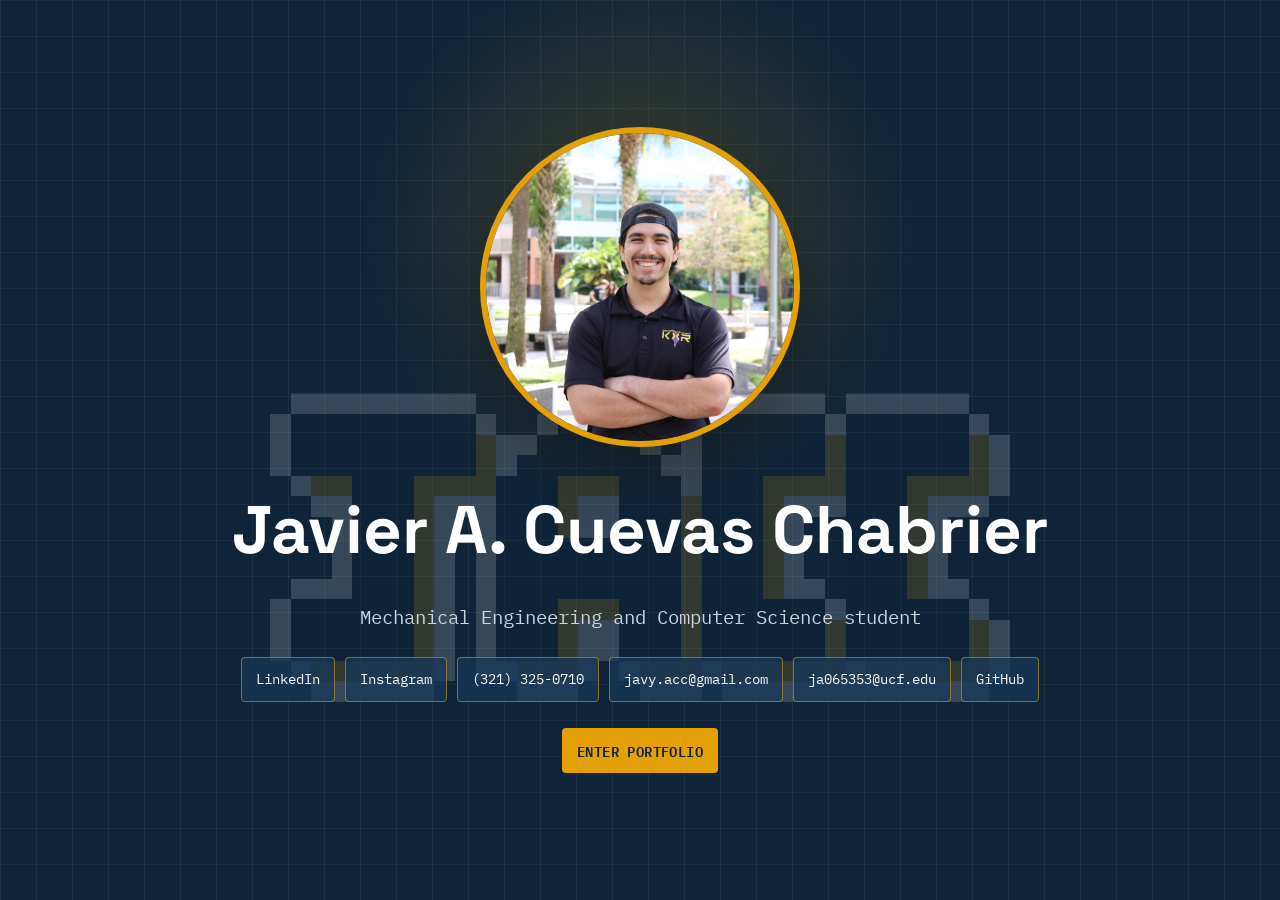
<file: index.html>
<!DOCTYPE html>
<html lang="en">
<head>
    <meta charset="UTF-8">
    <meta name="viewport" content="width=device-width, initial-scale=1.0">
    <meta name="description" content="Landing page for Javier A. Cuevas Chabrier's engineering portfolio.">
    <title>Javier A. Cuevas Chabrier</title>
    <link rel="icon" type="image/svg+xml" href="reference_files/JACC.png">
    <link rel="stylesheet" href="css_files/style.css"/>
</head>
<body class="landing-page">
    <img class="landing-watermark" src="reference_files/JACC.png" alt="" aria-hidden="true">

    <main class="landing-shell" aria-label="Javier A. Cuevas Chabrier portfolio landing page">
        <a class="landing-logo-link" href="home.html" aria-label="Enter Javier A. Cuevas Chabrier portfolio">
            <img class="landing-portrait" src="reference_files/JACC_ProfilePic.JPEG" alt="Javier A. Cuevas Chabrier">
        </a>

        <h1>Javier A. Cuevas Chabrier</h1>
        <p class="landing-subtitle">Mechanical Engineering and Computer Science student</p>

        <div class="landing-socials" aria-label="Contact and social links">
            <a href="https://www.linkedin.com/in/javier-cuevas-JACC84" target="_blank" rel="noopener">LinkedIn</a>
            <a href="https://www.instagram.com/jacc.0119/" target="_blank" class="contact">Instagram</a>
            <a href="tel:+13213250710">(321) 325-0710</a>
            <a href="mailto:javy.acc@gmail.com">javy.acc@gmail.com</a>
            <a href="mailto:ja065353@ucf.edu">ja065353@ucf.edu</a>
            <a href="https://github.com/Javy-Scratchspace" target="_blank" rel="noopener">GitHub</a>
        </div>

        <a class="landing-enter" href="home.html">Enter Portfolio</a>
    </main>
</body>
</html>
</file>
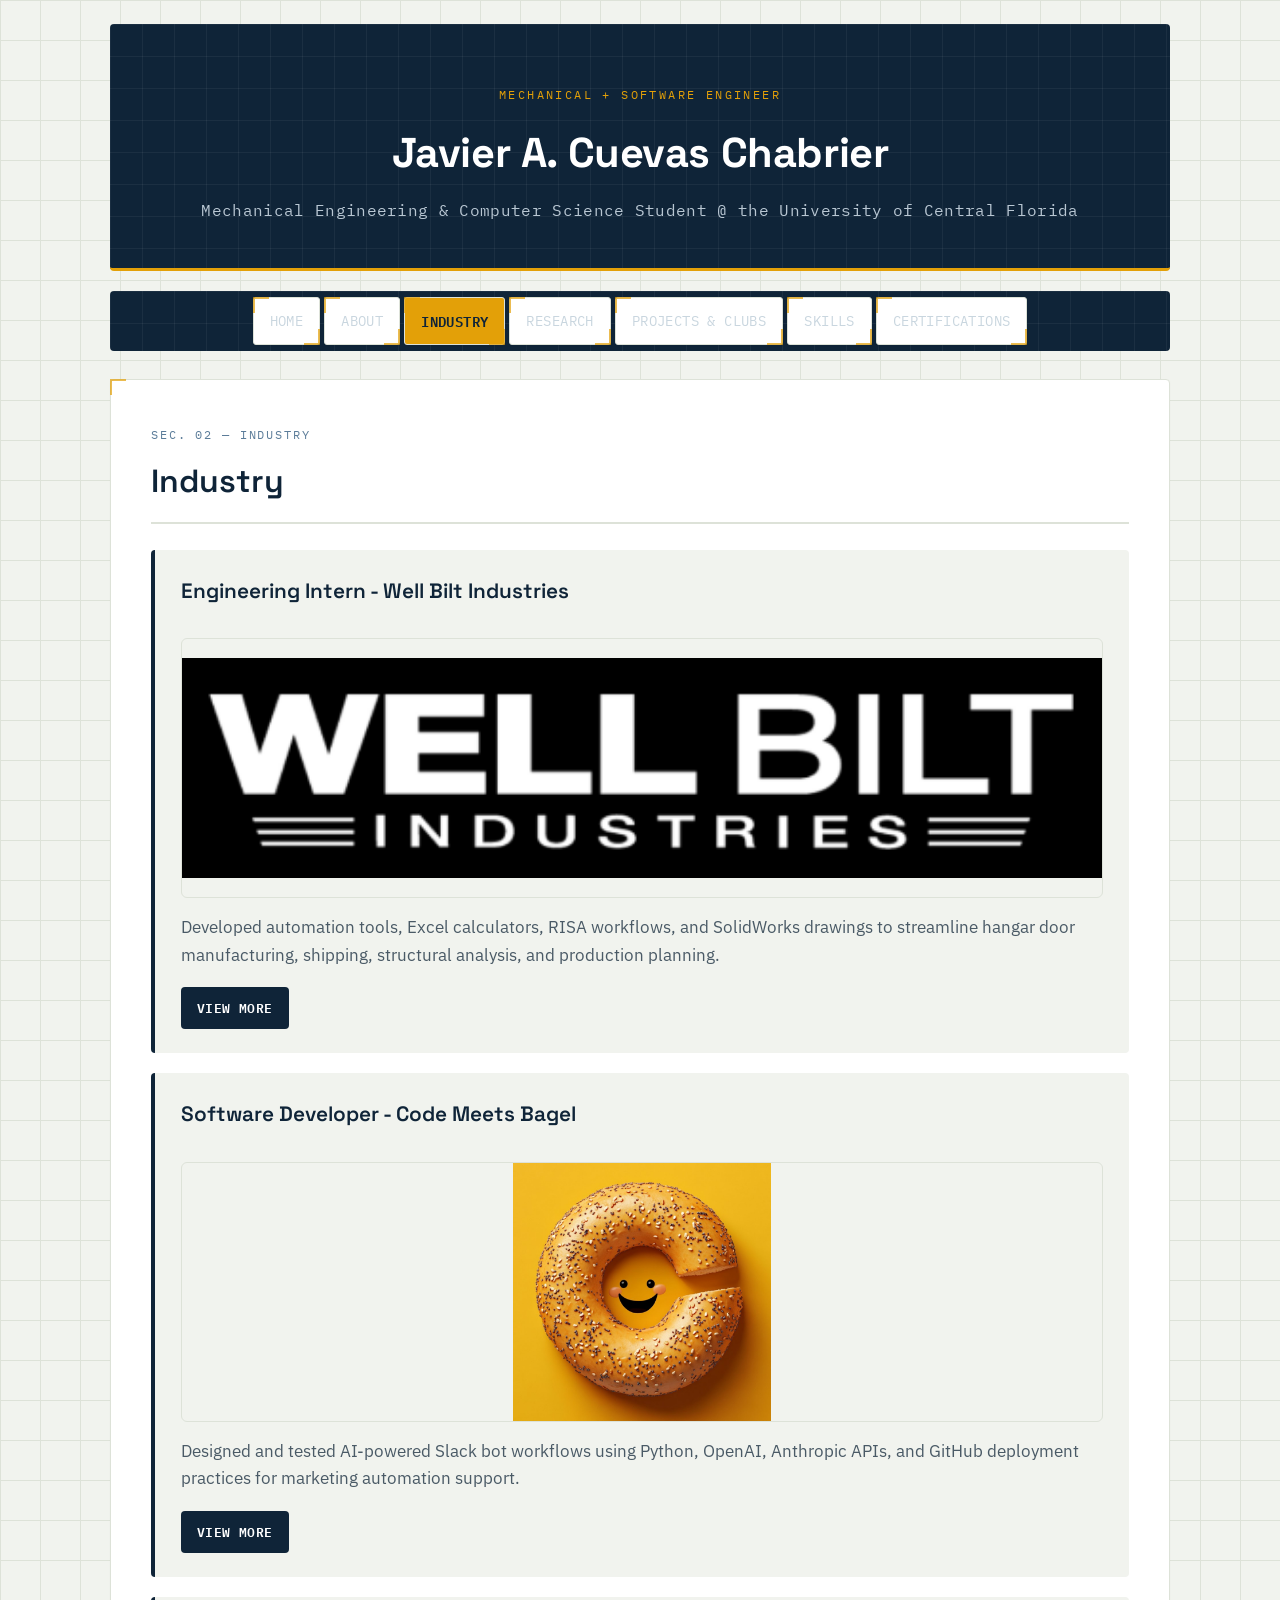
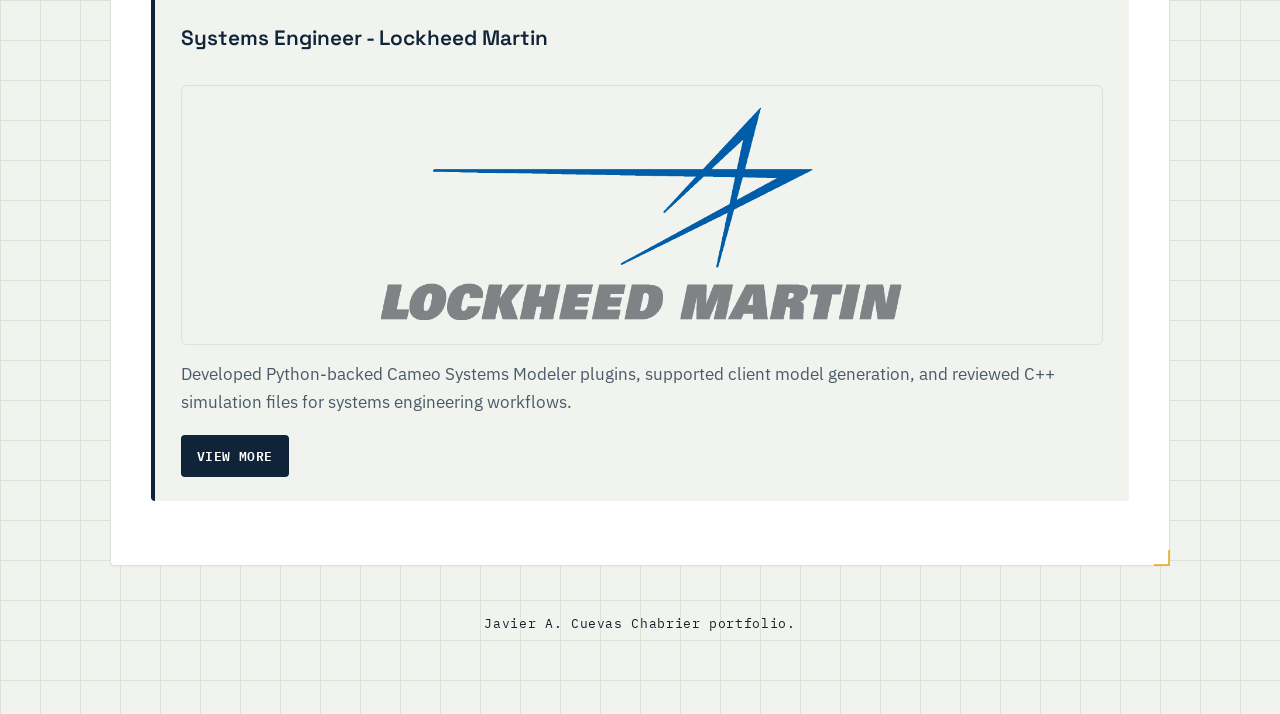
<file: experience.html>
<!DOCTYPE html>
<html lang="en">
<head>
    <meta charset="UTF-8">
    <meta name="viewport" content="width=device-width, initial-scale=1.0">
    <meta name="description" content="Industry roles of Javier A. Cuevas Chabrier across engineering internships and systems engineering work.">
    <title>Industry | Javier A. Cuevas Chabrier</title>
        <link rel="icon" type="image/svg+xml" href="reference_files/JACC.png">
    <link rel="stylesheet" href="css_files/style.css"/>
    <script src="js_files/script.js?v=20260928a" defer></script>
</head>
<body>
    <div class="container">
        <header>
            <span class="eyebrow-brand">Mechanical + Software Engineer</span>
            <h1>Javier A. Cuevas Chabrier</h1>
            <p class="subtitle">Mechanical Engineering &amp; Computer Science Student @ the University of Central Florida</p>
        </header>
    
        <nav>
            <a href="home.html" class="section">Home</a>
            <a href="about.html" class="section">About</a>
            <a href="experience.html" class="section active">Industry</a>
            <a href="research.html" class="section">Research</a>
            <a href="projects.html" class="section">Projects &amp; Clubs</a>
            <a href="skills.html" class="section">Skills</a>
            <a href="certs.html" class="section">Certifications</a>
        </nav>

        <section id="experience" class="section">
            <span class="eyebrow">Sec. 02 — Industry</span>
            <h2>Industry</h2>

            <div class="experience-item" data-experience="well-bilt" tabindex="0" aria-label="View more about Engineering Intern - Well Bilt Industries">
                <h3>Engineering Intern - Well Bilt Industries</h3>
                <div class="media-gallery">
                    <img src="reference_files/WellBiltLogo.png" alt="Well Bilt Industries Logo">
                </div>
                <p class="experience-summary">Developed automation tools, Excel calculators, RISA workflows, and SolidWorks drawings to streamline hangar door manufacturing, shipping, structural analysis, and production planning.</p>
                <div class="experience-actions">
                    <button class="detail-link" type="button">View More</button>
                </div>
            </div>

            <div class="experience-item" data-experience="code-meets-bagel" tabindex="0" aria-label="View more about Software Developer - Code Meets Bagel">
                <h3>Software Developer - Code Meets Bagel</h3>
                <div class="media-gallery">
                    <img src="reference_files/cmb.jpg" alt="Code Meets Bagel Logo">
                </div>
                <p class="experience-summary">Designed and tested AI-powered Slack bot workflows using Python, OpenAI, Anthropic APIs, and GitHub deployment practices for marketing automation support.</p>
                <div class="experience-actions">
                    <button class="detail-link" type="button">View More</button>
                </div>
            </div>

            <div class="experience-item" data-experience="lockheed-martin" tabindex="0" aria-label="View more about Systems Engineer - Lockheed Martin">
                <h3>Systems Engineer - Lockheed Martin</h3>
                <div class="media-gallery">
                    <img src="reference_files/lm_logo.jpg" alt="Lockheed Martin Logo">
                </div>
                <p class="experience-summary">Developed Python-backed Cameo Systems Modeler plugins, supported client model generation, and reviewed C++ simulation files for systems engineering workflows.</p>
                <div class="experience-actions">
                    <button class="detail-link" type="button">View More</button>
                </div>
            </div>

            <div id="experience-detail-view" class="experience-detail-view" hidden></div>
        </section>

        <footer>
            <p>Javier A. Cuevas Chabrier portfolio.</p>
        </footer>
    </div>
</body>
</html>
</file>
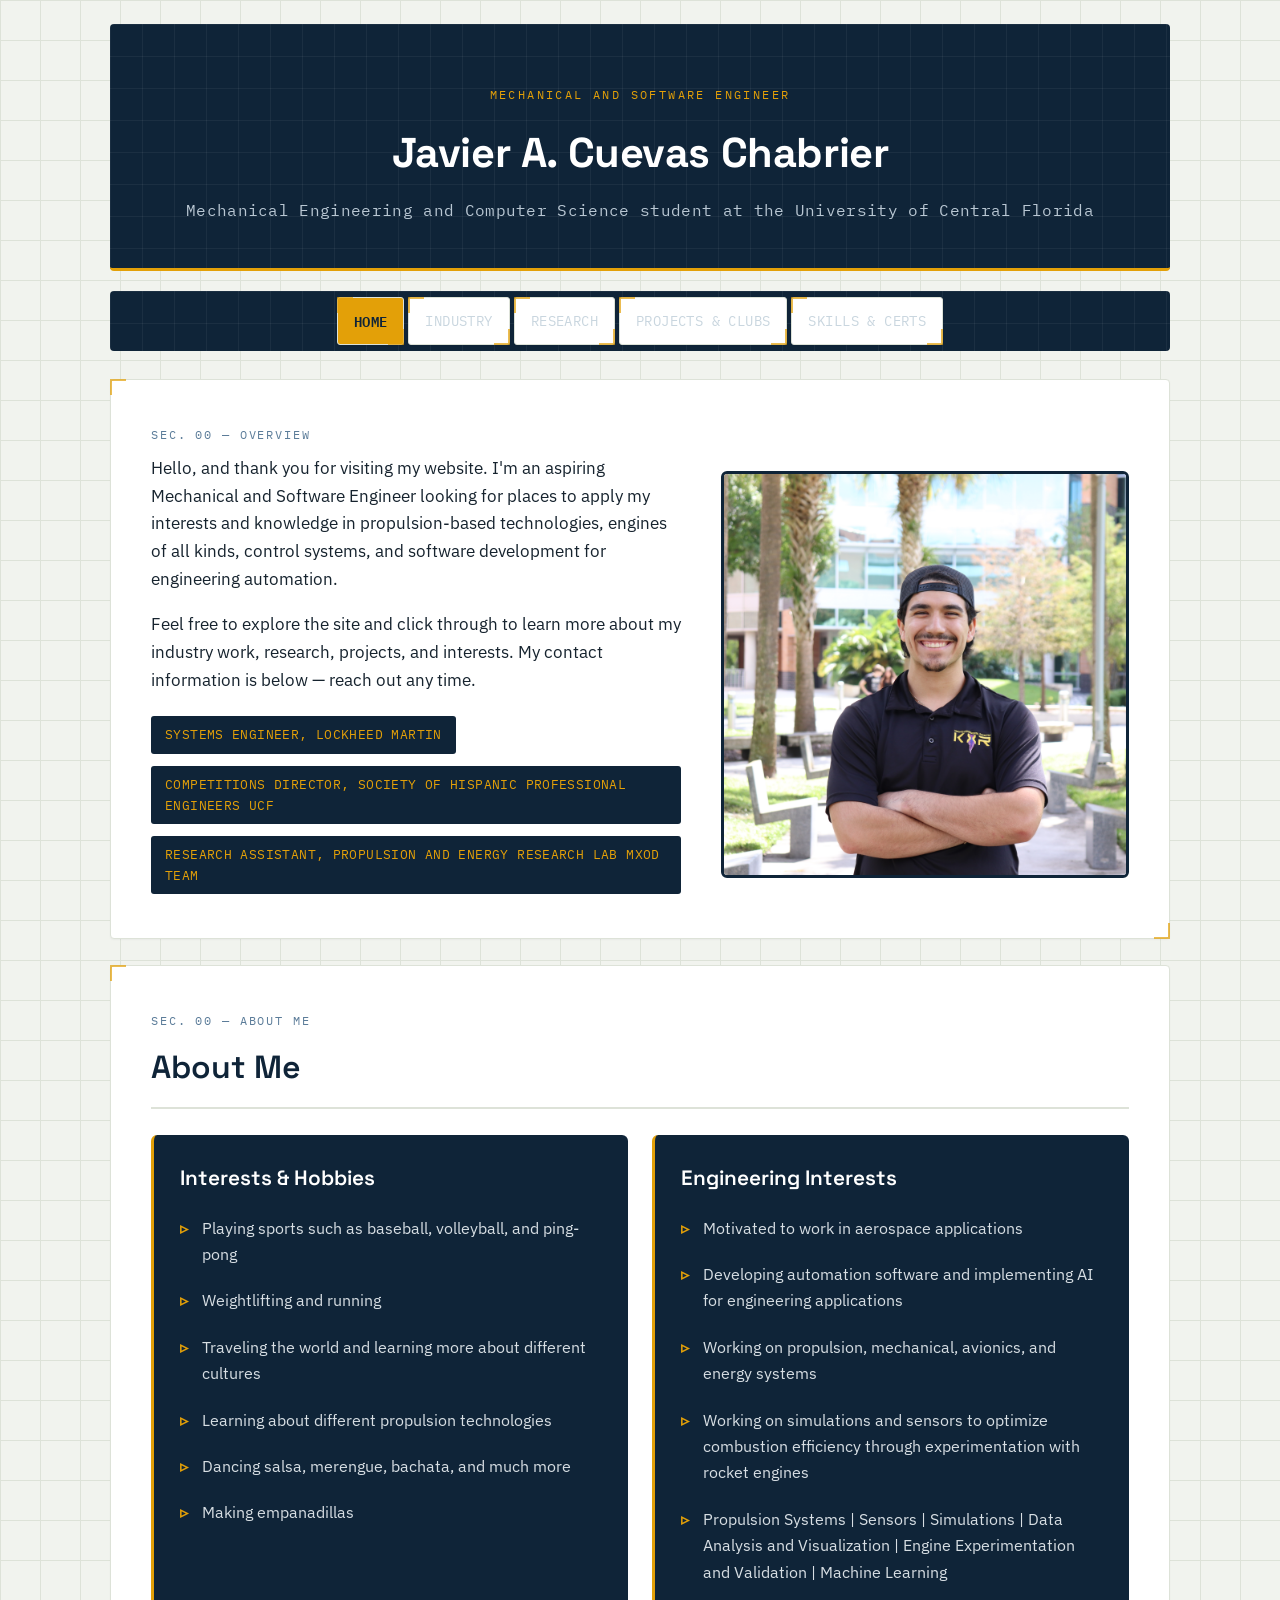
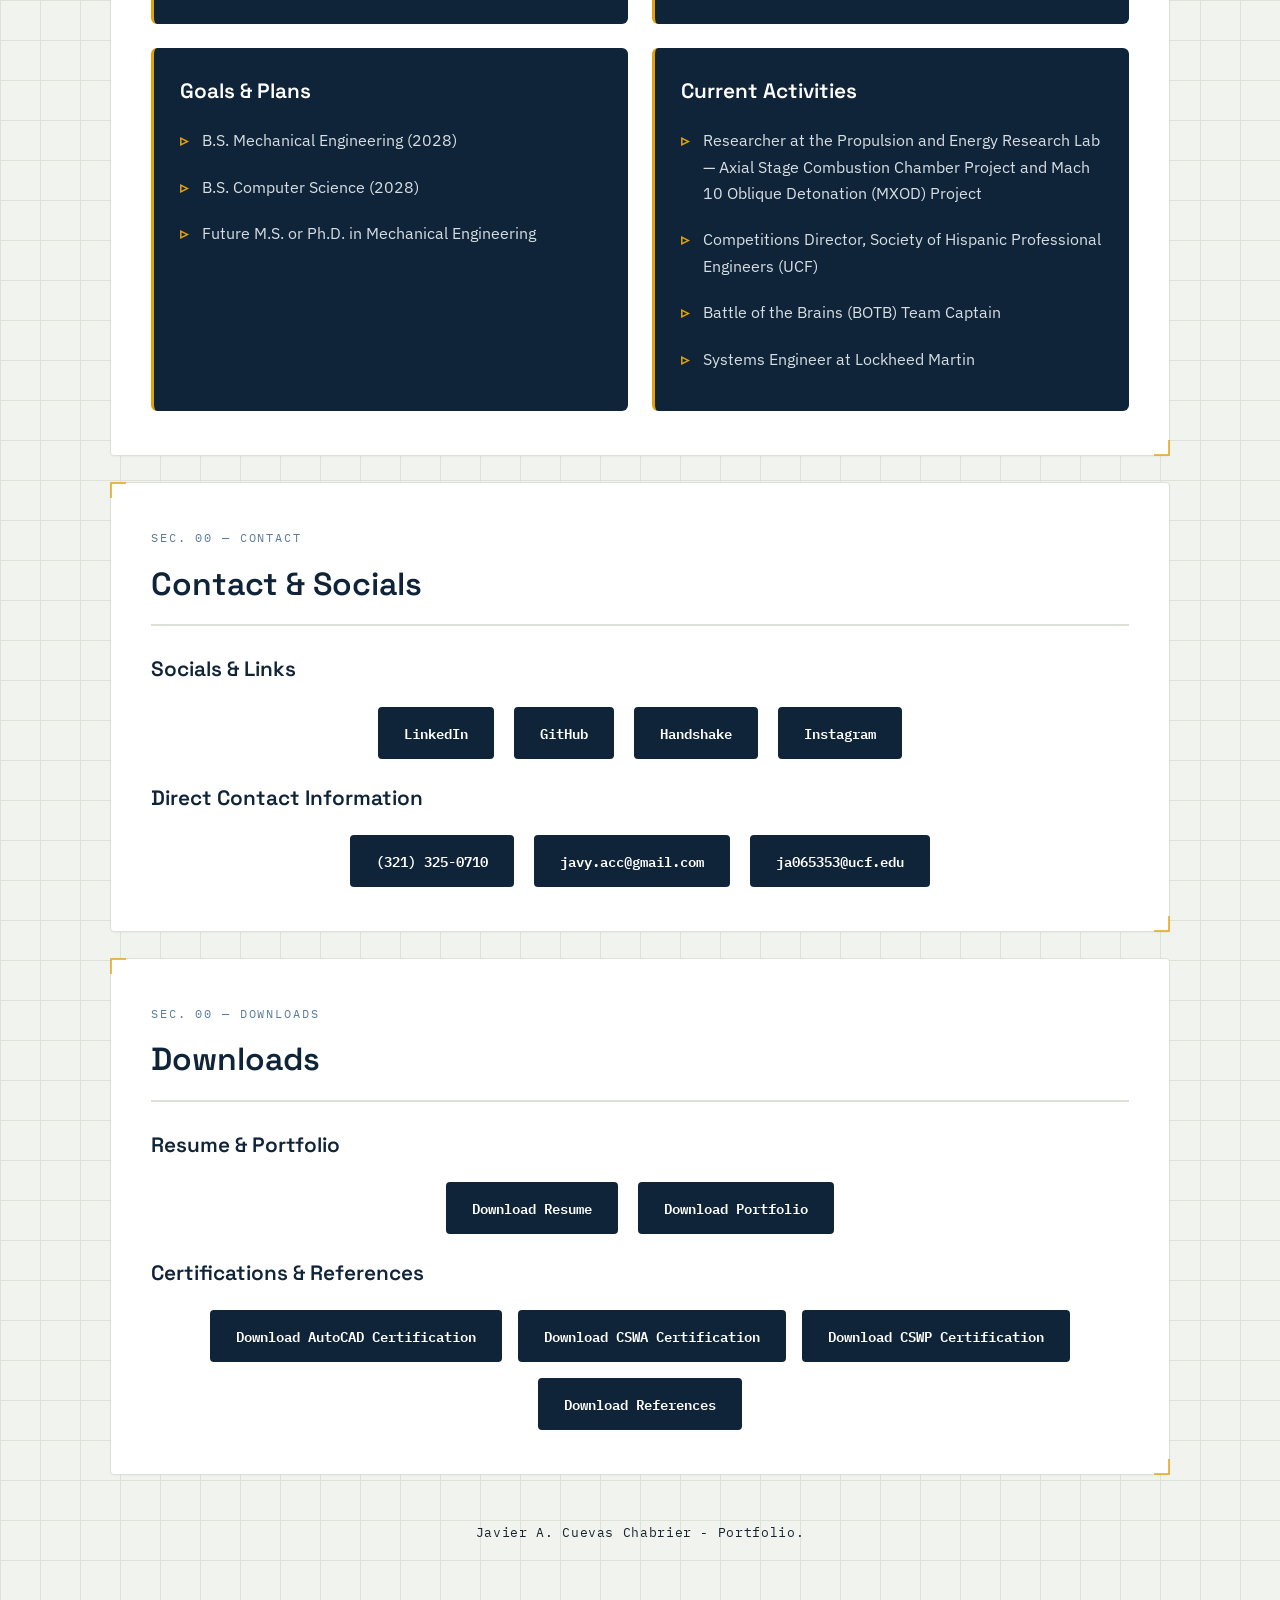
<file: home.html>
<!DOCTYPE html>
<html lang="en">
<head>
    <meta charset="UTF-8">
    <meta name="viewport" content="width=device-width, initial-scale=1.0">
    <meta name="description" content="Portfolio of Javier A. Cuevas Chabrier, Mechanical Engineering & Computer Science student at UCF focused on propulsion, avionics, and engineering automation.">
    <title>Javier A. Cuevas Chabrier | Portfolio</title>
        <link rel="icon" type="image/svg+xml" href="reference_files/JACC.png">
    <link rel="stylesheet" href="css_files/style.css"/>
</head>
<body>
    <div class="container">
        <header>
            <span class="eyebrow-brand">Mechanical and Software Engineer</span>
            <h1>Javier A. Cuevas Chabrier</h1>
            <p class="subtitle">Mechanical Engineering and Computer Science student at the University of Central Florida</p>
        </header>

        <nav>
            <a href="home.html" class="section active">Home</a>
            <a href="industry.html" class="section">Industry</a>
            <a href="research.html" class="section">Research</a>
            <a href="projects.html" class="section">Projects &amp; Clubs</a>
            <a href="skills.html" class="section">Skills &amp; Certs</a>
        </nav>

        <section id="overview" class="section">
            <span class="eyebrow">Sec. 00 — Overview</span>
            <div class="hero">
                <div class="hero-intro">
                    <p>Hello, and thank you for visiting my website. I'm an aspiring Mechanical and Software Engineer looking for places to apply my interests and knowledge in propulsion-based technologies, engines of all kinds, control systems, and software development for engineering automation.</p>
                    <p>Feel free to explore the site and click through to learn more about my industry work, research, projects, and interests. My contact information is below — reach out any time.</p>
                    <div class="highlight-strip">
                        <span class="highlight-tag">Systems Engineer, Lockheed Martin</span>
                        <span class="highlight-tag">Competitions Director, Society of Hispanic Professional Engineers UCF</span>
                        <span class="highlight-tag">Research Assistant, Propulsion and Energy Research Lab MXOD Team</span>
                    </div>
                </div>
                <img src="reference_files/JACC_ProfilePic.JPEG" class="hero-photo" alt="Javier A. Cuevas Chabrier">
            </div>
        </section>

        <section id="about-me" class="section">
            <span class="eyebrow">Sec. 00 — About Me</span>
            <h2>About Me</h2>
            <div class="about-grid">
                <div class="about-card">
                    <h3>Interests & Hobbies</h3>
                    <ul>
                        <li>Playing sports such as baseball, volleyball, and ping-pong</li>
                        <li>Weightlifting and running</li>
                        <li>Traveling the world and learning more about different cultures</li>
                        <li>Learning about different propulsion technologies</li>
                        <li>Dancing salsa, merengue, bachata, and much more</li>
                        <li>Making empanadillas</li>
                    </ul>
                </div>
                <div class="about-card">
                    <h3>Engineering Interests</h3>
                    <ul>
                        <li>Motivated to work in aerospace applications</li>
                        <li>Developing automation software and implementing AI for engineering applications</li>
                        <li>Working on propulsion, mechanical, avionics, and energy systems</li>
                        <li>Working on simulations and sensors to optimize combustion efficiency through experimentation with rocket engines</li>
                        <li>Propulsion Systems | Sensors | Simulations | Data Analysis and Visualization | Engine Experimentation and Validation | Machine Learning</li>
                    </ul>
                </div>
                <div class="about-card">
                    <h3>Goals & Plans</h3>
                    <ul>
                        <li>B.S. Mechanical Engineering (2028)</li>
                        <li>B.S. Computer Science (2028)</li>
                        <li>Future M.S. or Ph.D. in Mechanical Engineering</li>
                    </ul>
                </div>
                <div class="about-card">
                    <h3>Current Activities</h3>
                    <ul>
                        <li>Researcher at the Propulsion and Energy Research Lab — Axial Stage Combustion Chamber Project and Mach 10 Oblique Detonation (MXOD) Project</li>
                        <li>Competitions Director, Society of Hispanic Professional Engineers (UCF)</li>
                        <li>Battle of the Brains (BOTB) Team Captain</li>
                        <li>Systems Engineer at Lockheed Martin</li>
                    </ul>
                </div>
            </div>
        </section>

        <section id="contact" class="section">
            <span class="eyebrow">Sec. 00 — Contact</span>
            <h2>Contact &amp; Socials</h2>
            <h3>Socials &amp; Links</h3>
            <div class="outreach-info">
                <a href="https://www.linkedin.com/in/javier-cuevas-JACC84" target="_blank" class="outreach">LinkedIn</a>
                <a href="https://github.com/Javy-Scratchspace" target="_blank" class="outreach">GitHub</a>
                <a href="https://app.joinhandshake.com/profiles/56146496?ref=students" target="_blank" class="outreach">Handshake</a>
                <a href="https://www.instagram.com/jacc.0119/" target="_blank" class="outreach">Instagram</a>
            </div>
            <h3>Direct Contact Information</h3>
            <div class="outreach-info">
                <a href="tel:+13213250710" target="_blank" class="outreach">(321) 325-0710</a>
                <a href="mailto:javy.acc@gmail.com" target="_blank" class="outreach">javy.acc@gmail.com</a>
                <a href="mailto:ja065353@ucf.edu" target="_blank" class="outreach">ja065353@ucf.edu</a>
            </div>
        </section>

        <section id="downloads" class="section">
            <span class="eyebrow">Sec. 00 — Downloads</span>
            <h2>Downloads</h2>
            <h3>Resume &amp; Portfolio</h3>
            <div class="outreach-info">
                <a href="reference_files/Javier Cuevas Chabrier ME Resume.pdf" target="_blank" class="outreach" download="Javier A Cuevas Chabrier Resume.pdf">Download Resume</a>
                <a href="reference_files/Javier A Cuevas Chabrier Portfolio.pdf" target="_blank" class="outreach" download="Javier A Cuevas Chabrier Portfolio.pdf">Download Portfolio</a>
            </div>
            <h3>Certifications &amp; References</h3>
            <div class="download">
                <a href="reference_files/AutoCAD Cert - Javier Cuevas.pdf" target="_blank" class="outreach" download="Javier Cuevas AutoCAD Certification.pdf">Download AutoCAD Certification</a>
                <a href="reference_files/CSWA Cert - Javier Cuevas.pdf" target="_blank" class="outreach" download="Javier Cuevas CSWA Certification.pdf">Download CSWA Certification</a>
                <a href="reference_files/CSWP Cert - Javier Cuevas.pdf" target="_blank" class="outreach" download="Javier Cuevas CSWP Certification.pdf">Download CSWP Certification</a>
                <a href="reference_files/References for Javier Cuevas Chabrier.pdf" target="_blank" class="outreach" download="Javier Cuevas References.pdf">Download References</a>
            </div>
        </section>

        <footer>
            <p>Javier A. Cuevas Chabrier - Portfolio.</p>
        </footer>
    </div>
    <script src="js_files/script.js?v=20260928a"></script>
</body>
</html>
</file>
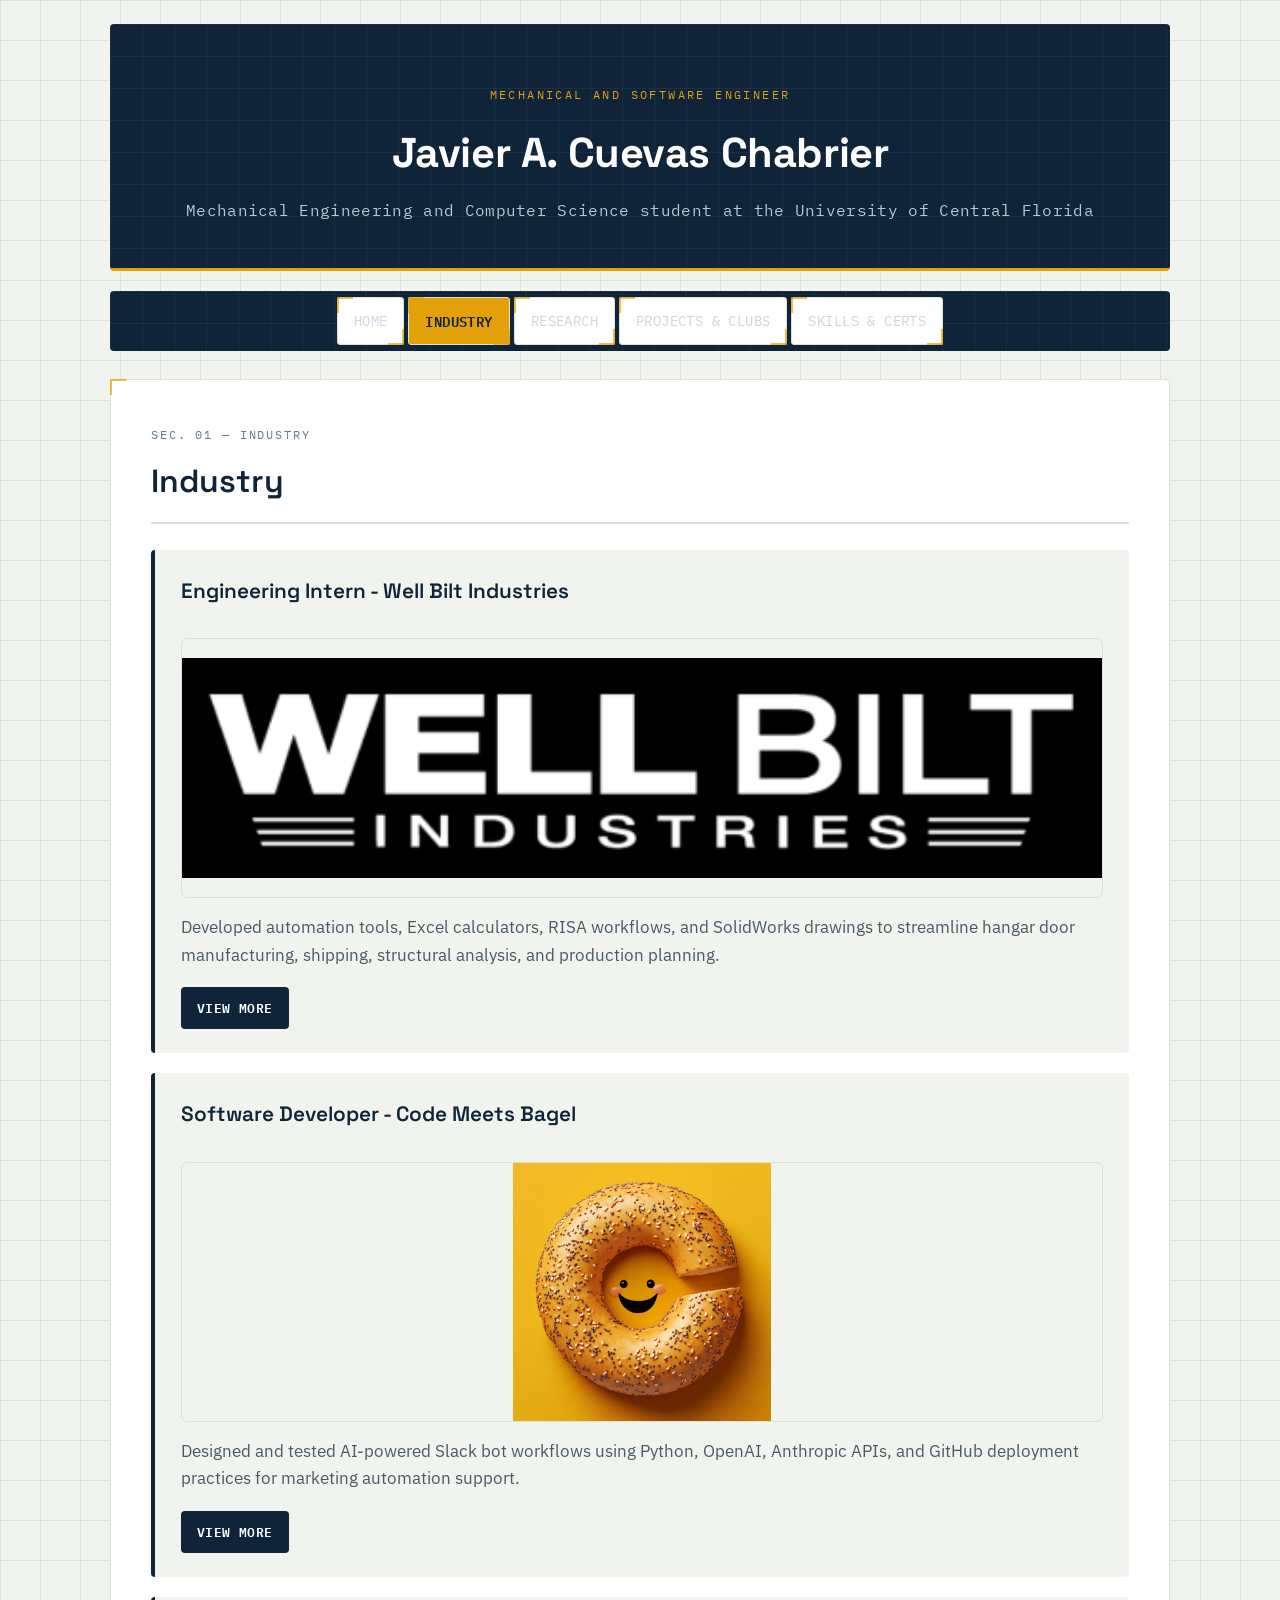
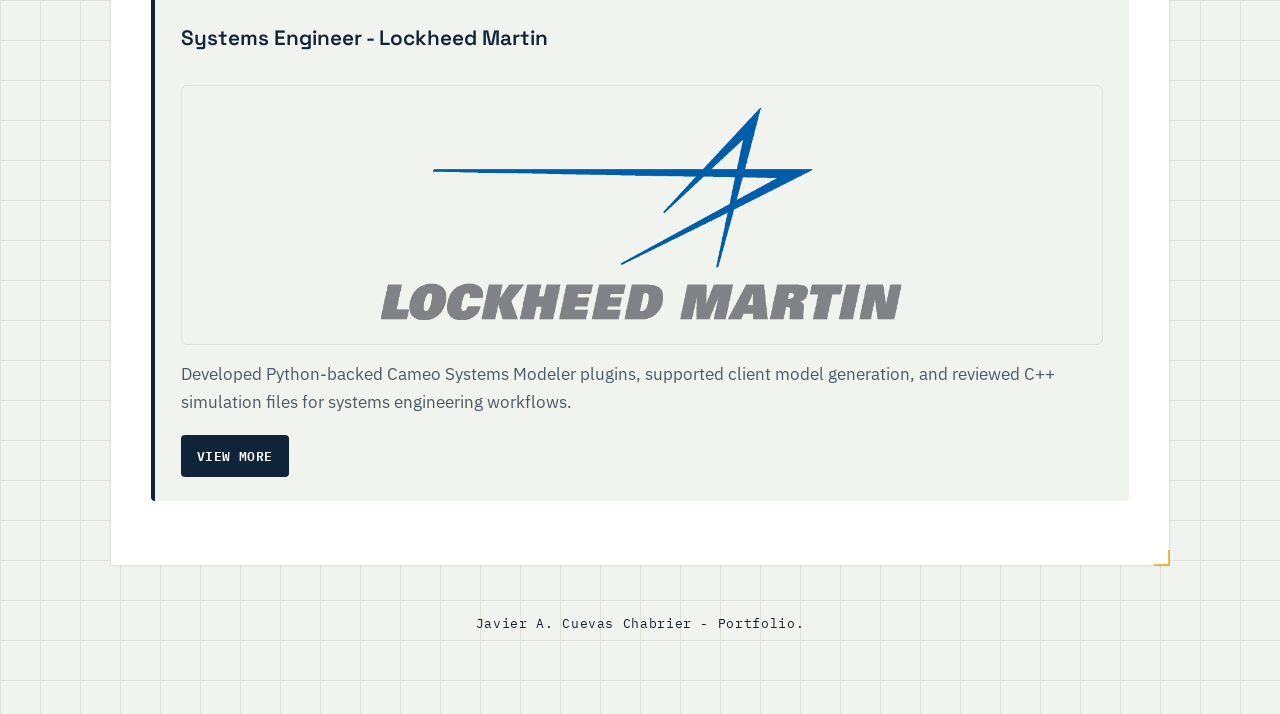
<file: industry.html>
<!DOCTYPE html>
<html lang="en">
<head>
    <meta charset="UTF-8">
    <meta name="viewport" content="width=device-width, initial-scale=1.0">
    <meta name="description" content="Industry roles of Javier A. Cuevas Chabrier across engineering internships and systems engineering work.">
    <title>Industry | Javier A. Cuevas Chabrier</title>
        <link rel="icon" type="image/svg+xml" href="reference_files/JACC.png">
    <link rel="stylesheet" href="css_files/style.css"/>
    <script src="js_files/script.js?v=20260928a" defer></script>
</head>
<body>
    <div class="container">
        <header>
            <span class="eyebrow-brand">Mechanical and Software Engineer</span>
            <h1>Javier A. Cuevas Chabrier</h1>
            <p class="subtitle">Mechanical Engineering and Computer Science student at the University of Central Florida</p>
        </header>
    
        <nav>
            <a href="home.html" class="section">Home</a>
            <a href="industry.html" class="section active">Industry</a>
            <a href="research.html" class="section">Research</a>
            <a href="projects.html" class="section">Projects &amp; Clubs</a>
            <a href="skills.html" class="section">Skills &amp; Certs</a>
        </nav>

        <section id="experience" class="section">
            <span class="eyebrow">Sec. 01 — Industry</span>
            <h2>Industry</h2>

            <div class="experience-item" data-experience="well-bilt" tabindex="0" aria-label="View more about Engineering Intern - Well Bilt Industries">
                <h3>Engineering Intern - Well Bilt Industries</h3>
                <div class="media-gallery">
                    <img src="reference_files/WellBiltLogo.png" alt="Well Bilt Industries Logo">
                </div>
                <p class="experience-summary">Developed automation tools, Excel calculators, RISA workflows, and SolidWorks drawings to streamline hangar door manufacturing, shipping, structural analysis, and production planning.</p>
                <div class="experience-actions">
                    <button class="detail-link" type="button">View More</button>
                </div>
            </div>

            <div class="experience-item" data-experience="code-meets-bagel" tabindex="0" aria-label="View more about Software Developer - Code Meets Bagel">
                <h3>Software Developer - Code Meets Bagel</h3>
                <div class="media-gallery">
                    <img src="reference_files/cmb.jpg" alt="Code Meets Bagel Logo">
                </div>
                <p class="experience-summary">Designed and tested AI-powered Slack bot workflows using Python, OpenAI, Anthropic APIs, and GitHub deployment practices for marketing automation support.</p>
                <div class="experience-actions">
                    <button class="detail-link" type="button">View More</button>
                </div>
            </div>

            <div class="experience-item" data-experience="lockheed-martin" tabindex="0" aria-label="View more about Systems Engineer - Lockheed Martin">
                <h3>Systems Engineer - Lockheed Martin</h3>
                <div class="media-gallery">
                    <img src="reference_files/lm_logo.jpg" alt="Lockheed Martin Logo">
                </div>
                <p class="experience-summary">Developed Python-backed Cameo Systems Modeler plugins, supported client model generation, and reviewed C++ simulation files for systems engineering workflows.</p>
                <div class="experience-actions">
                    <button class="detail-link" type="button">View More</button>
                </div>
            </div>

            <div id="experience-detail-view" class="experience-detail-view" hidden></div>
        </section>

        <footer>
            <p>Javier A. Cuevas Chabrier - Portfolio.</p>
        </footer>
    </div>
</body>
</html>
</file>
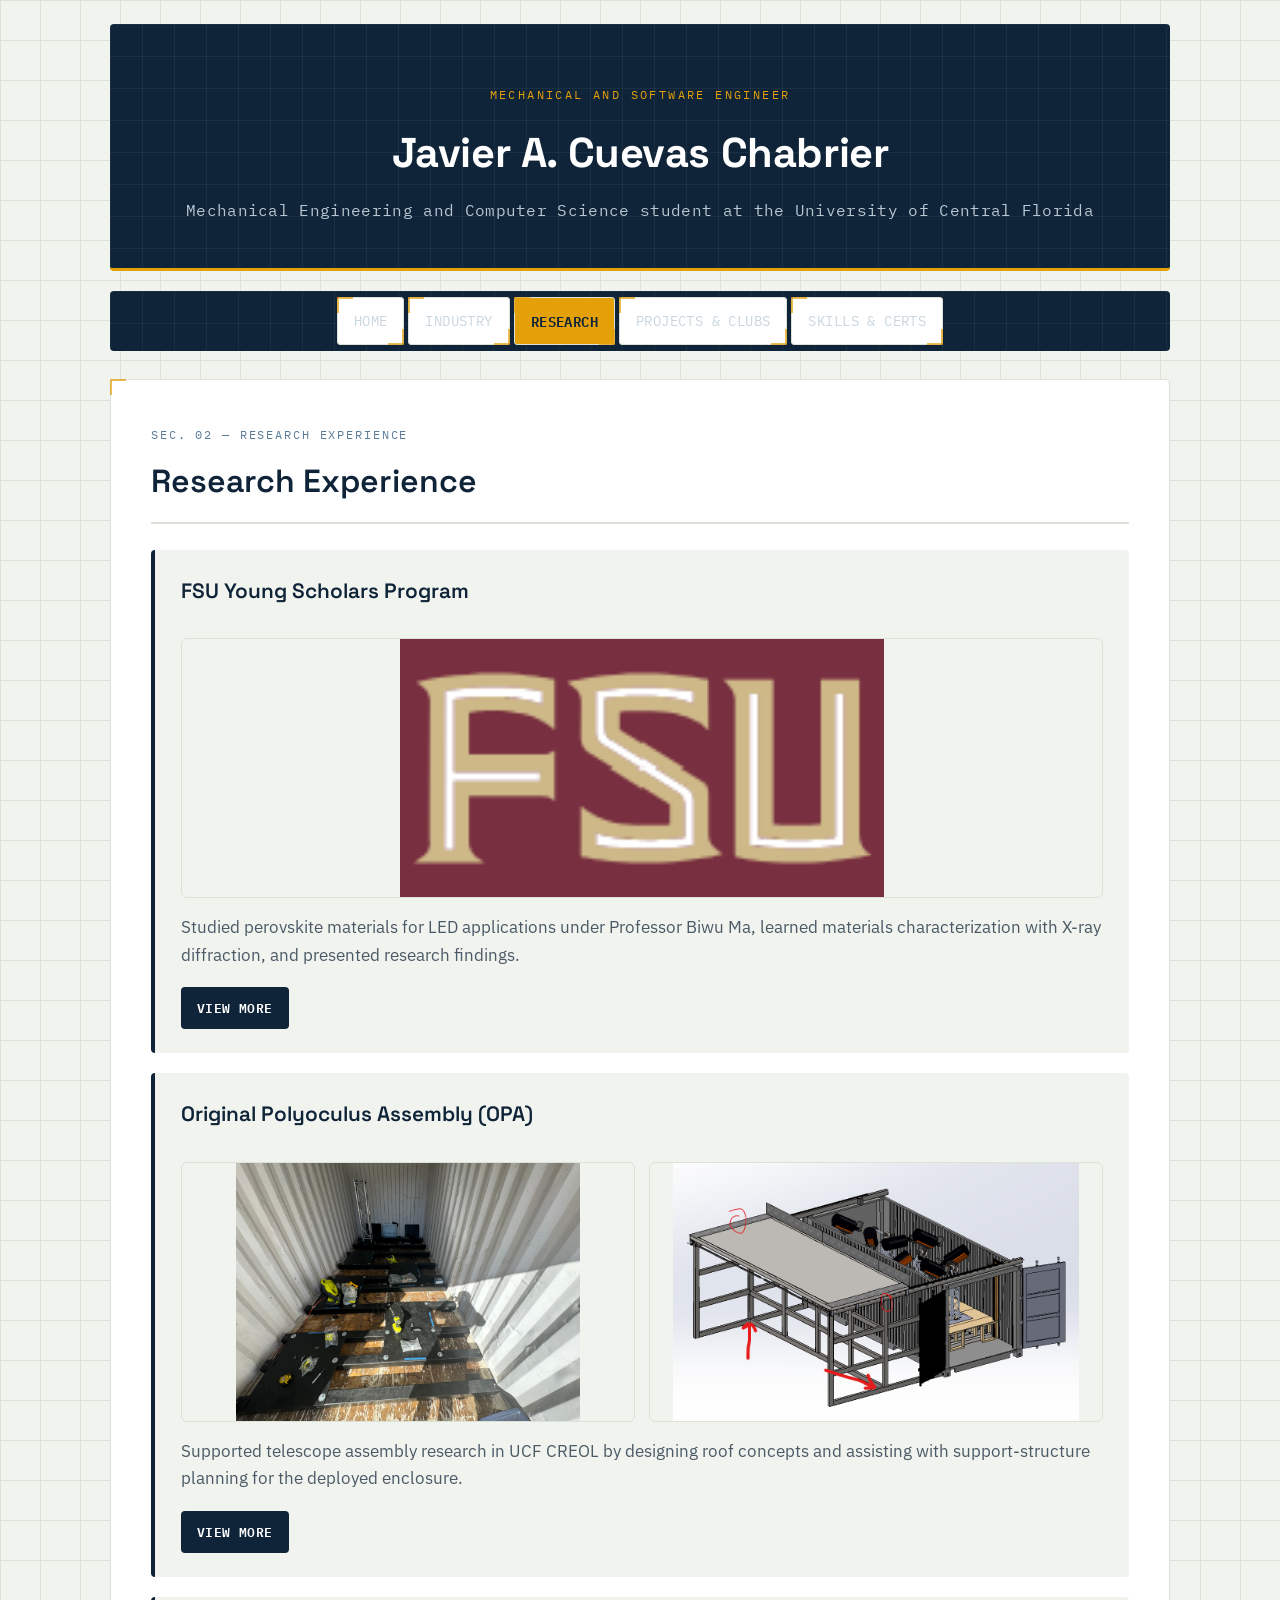
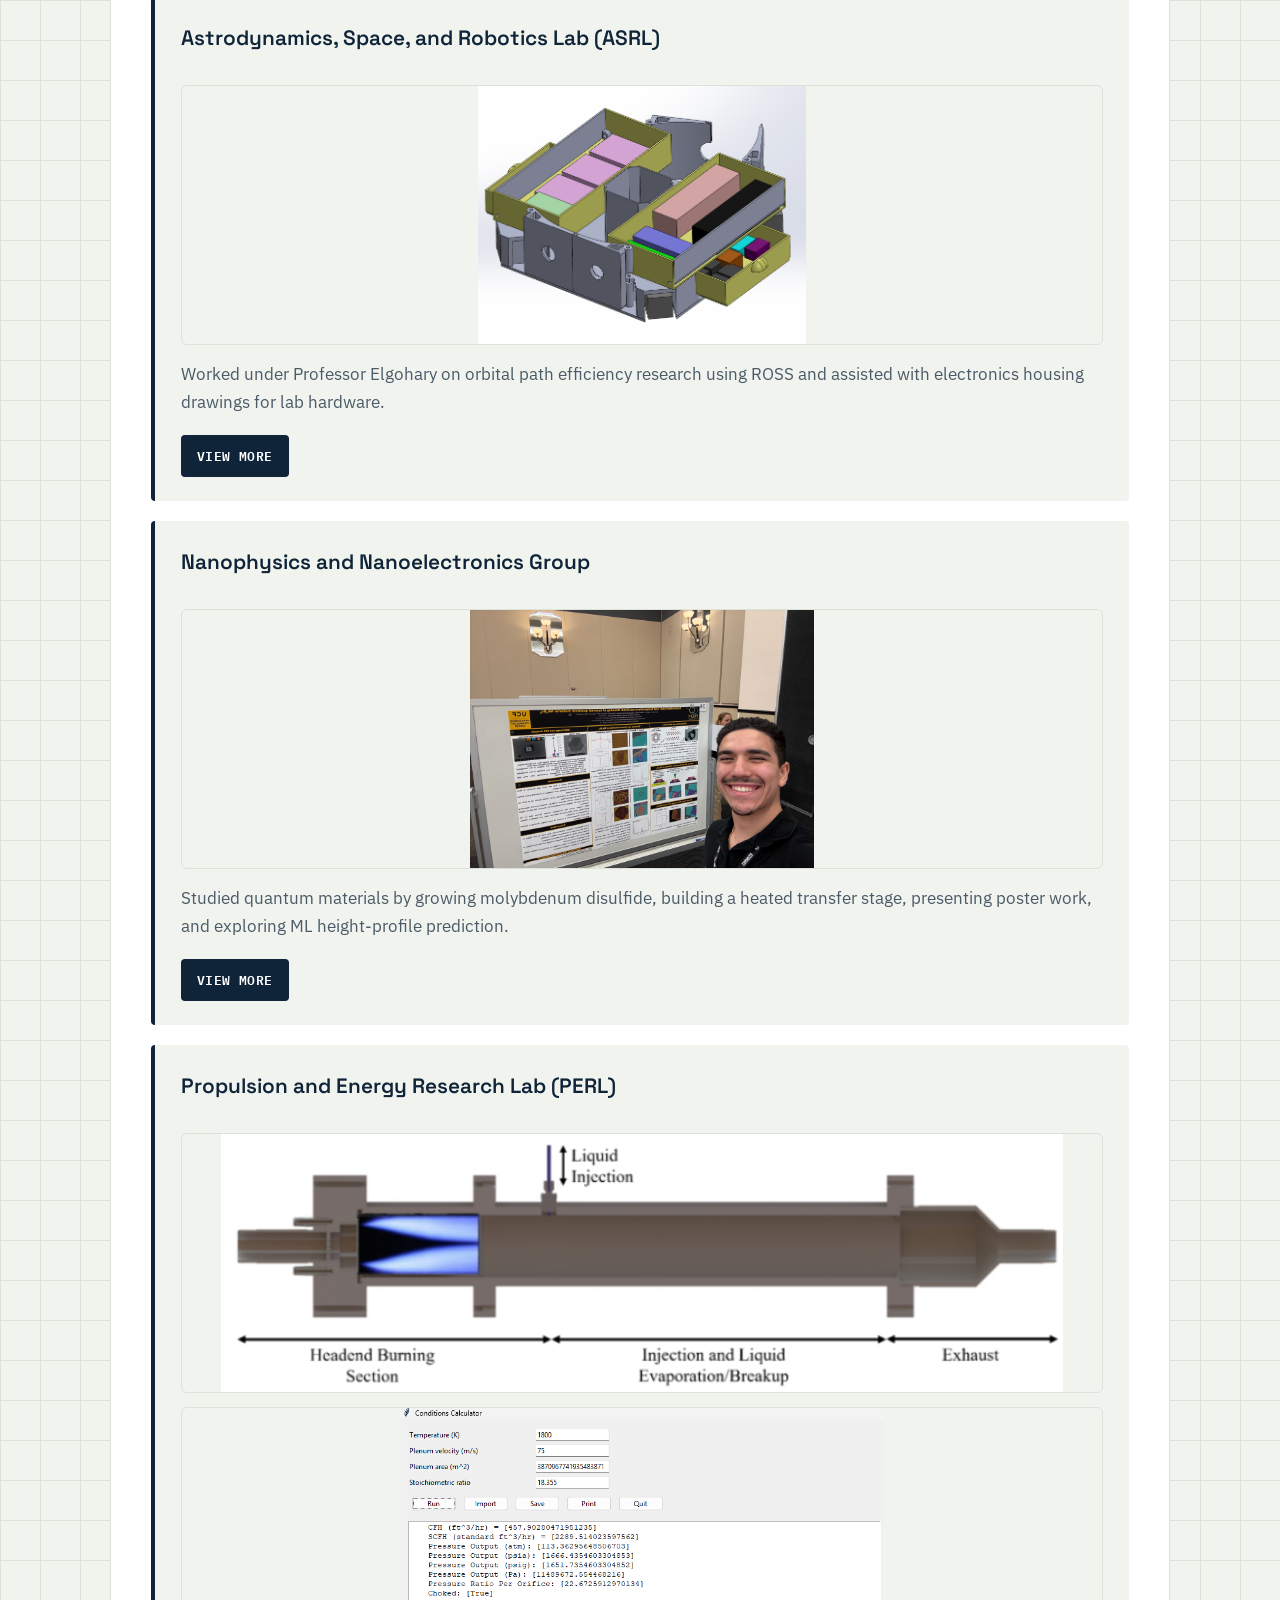
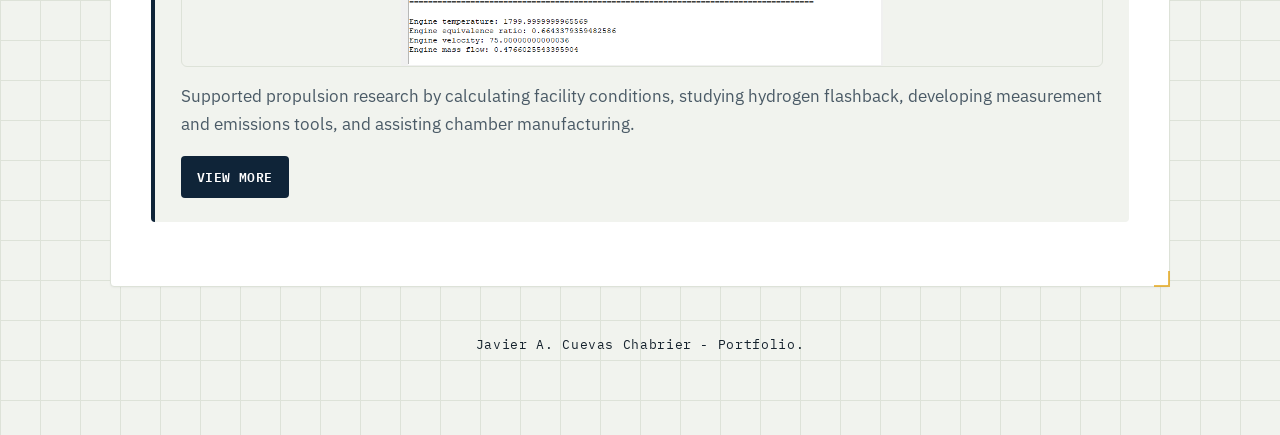
<file: research.html>
<!DOCTYPE html>
<html lang="en">
<head>
    <meta charset="UTF-8">
    <meta name="viewport" content="width=device-width, initial-scale=1.0">
    <meta name="description" content="Research experience of Javier A. Cuevas Chabrier across UCF labs spanning propulsion, optics, orbital mechanics, and nanomaterials.">
    <title>Research | Javier A. Cuevas Chabrier</title>
        <link rel="icon" type="image/svg+xml" href="reference_files/JACC.png">
    <link rel="stylesheet" href="css_files/style.css"/>
    <script src="js_files/script.js?v=20260928a" defer></script>
</head>
<body>
    <div class="container">
        <header>
            <span class="eyebrow-brand">Mechanical and Software Engineer</span>
            <h1>Javier A. Cuevas Chabrier</h1>
            <p class="subtitle">Mechanical Engineering and Computer Science student at the University of Central Florida</p>
        </header>
    
        <nav>
            <a href="home.html" class="section">Home</a>
            <a href="industry.html" class="section">Industry</a>
            <a href="research.html" class="section active">Research</a>
            <a href="projects.html" class="section">Projects &amp; Clubs</a>
            <a href="skills.html" class="section">Skills &amp; Certs</a>
        </nav>

        <section id="research" class="section">
            <span class="eyebrow">Sec. 02 — Research Experience</span>
            <h2>Research Experience</h2>

            <div class="experience-item" data-research="fsu-young-scholars" data-profile-enabled="false">
                <h3>FSU Young Scholars Program</h3>
                <div class="media-gallery">
                    <img src="reference_files/FSU_LOGO.png" alt="FSU Logo">
                </div>
                <p class="experience-summary">Studied perovskite materials for LED applications under Professor Biwu Ma, learned materials characterization with X-ray diffraction, and presented research findings.</p>
                <div class="experience-actions" hidden>
                    <button class="detail-link" type="button">View More</button>
                </div>
            </div>

            <div class="experience-item" data-research="opa" data-profile-enabled="false">
                <h3>Original Polyoculus Assembly (OPA)</h3>
                <div class="media-gallery">
                    <img src="reference_files/Eikenberry Connex Box.jpg" alt="OPA telescoping assembly connex enclosure">
                    <img src="reference_files/EikenberryConnex.png" alt="OPA telescoping assembly design render">
                </div>
                <p class="experience-summary">Supported telescope assembly research in UCF CREOL by designing roof concepts and assisting with support-structure planning for the deployed enclosure.</p>
                <div class="experience-actions" hidden>
                    <button class="detail-link" type="button">View More</button>
                </div>
            </div>

            <div class="experience-item" data-research="asrl" data-profile-enabled="false">
                <h3>Astrodynamics, Space, and Robotics Lab (ASRL)</h3>
                <div class="media-gallery">
                    <img src="reference_files/Screenshot 2024-11-03 170241.png" alt="ASRL electronics housing drawing">
                </div>
                <p class="experience-summary">Worked under Professor Elgohary on orbital path efficiency research using ROSS and assisted with electronics housing drawings for lab hardware.</p>
                <div class="experience-actions" hidden>
                    <button class="detail-link" type="button">View More</button>
                </div>
            </div>

            <div class="experience-item" data-research="nanoelectronics" data-profile-enabled="false">
                <h3>Nanophysics and Nanoelectronics Group</h3>
                <div class="media-gallery">
                    <img src="reference_files/PREM_PosterBoard1.jpg" alt="Poster board on thinning nanomaterials and bulk transfer of CVD-grown molybdenum disulfide">
                </div>
                <p class="experience-summary">Studied quantum materials by growing molybdenum disulfide, building a heated transfer stage, presenting poster work, and exploring ML height-profile prediction.</p>
                <div class="experience-actions" hidden>
                    <button class="detail-link" type="button">View More</button>
                </div>
            </div>

            <div class="experience-item" data-research="perl" data-profile-enabled="false">
                <h3>Propulsion and Energy Research Lab (PERL)</h3>
                <div class="media-gallery">
                    <img src="reference_files/AxialCombustionChamber.png" alt="Axial Stage Combustion Chamber hardware">
                    <img src="reference_files/SCC_GUI.png" alt="Measurement software GUI for the combustion chamber project">
                </div>
                <p class="experience-summary">Supported propulsion research by calculating facility conditions, studying hydrogen flashback, developing measurement and emissions tools, and assisting chamber manufacturing.</p>
                <div class="experience-actions" hidden>
                    <button class="detail-link" type="button">View More</button>
                </div>
            </div>

            <div id="research-detail-view" class="experience-detail-view" hidden></div>
        </section>

        <footer>
            <p>Javier A. Cuevas Chabrier - Portfolio.</p>
        </footer>
    </div>
</body>
</html>
</file>
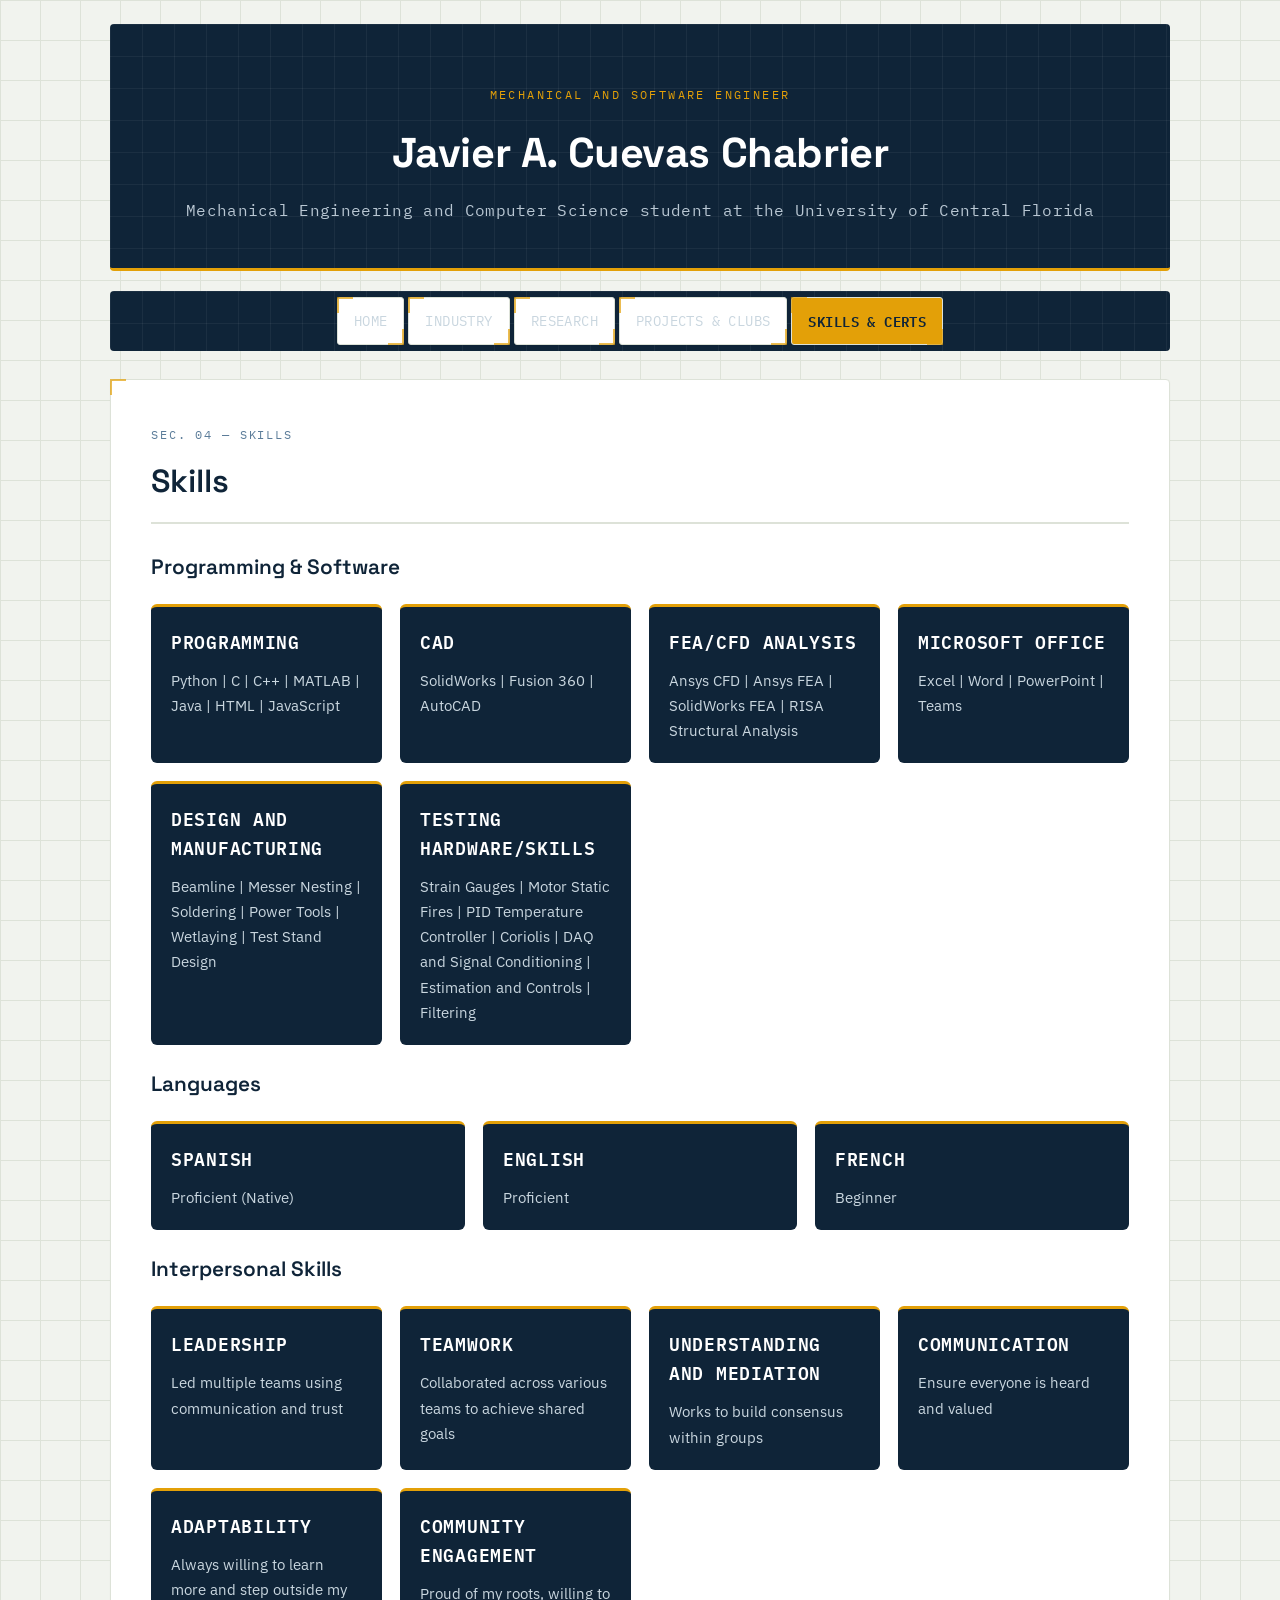
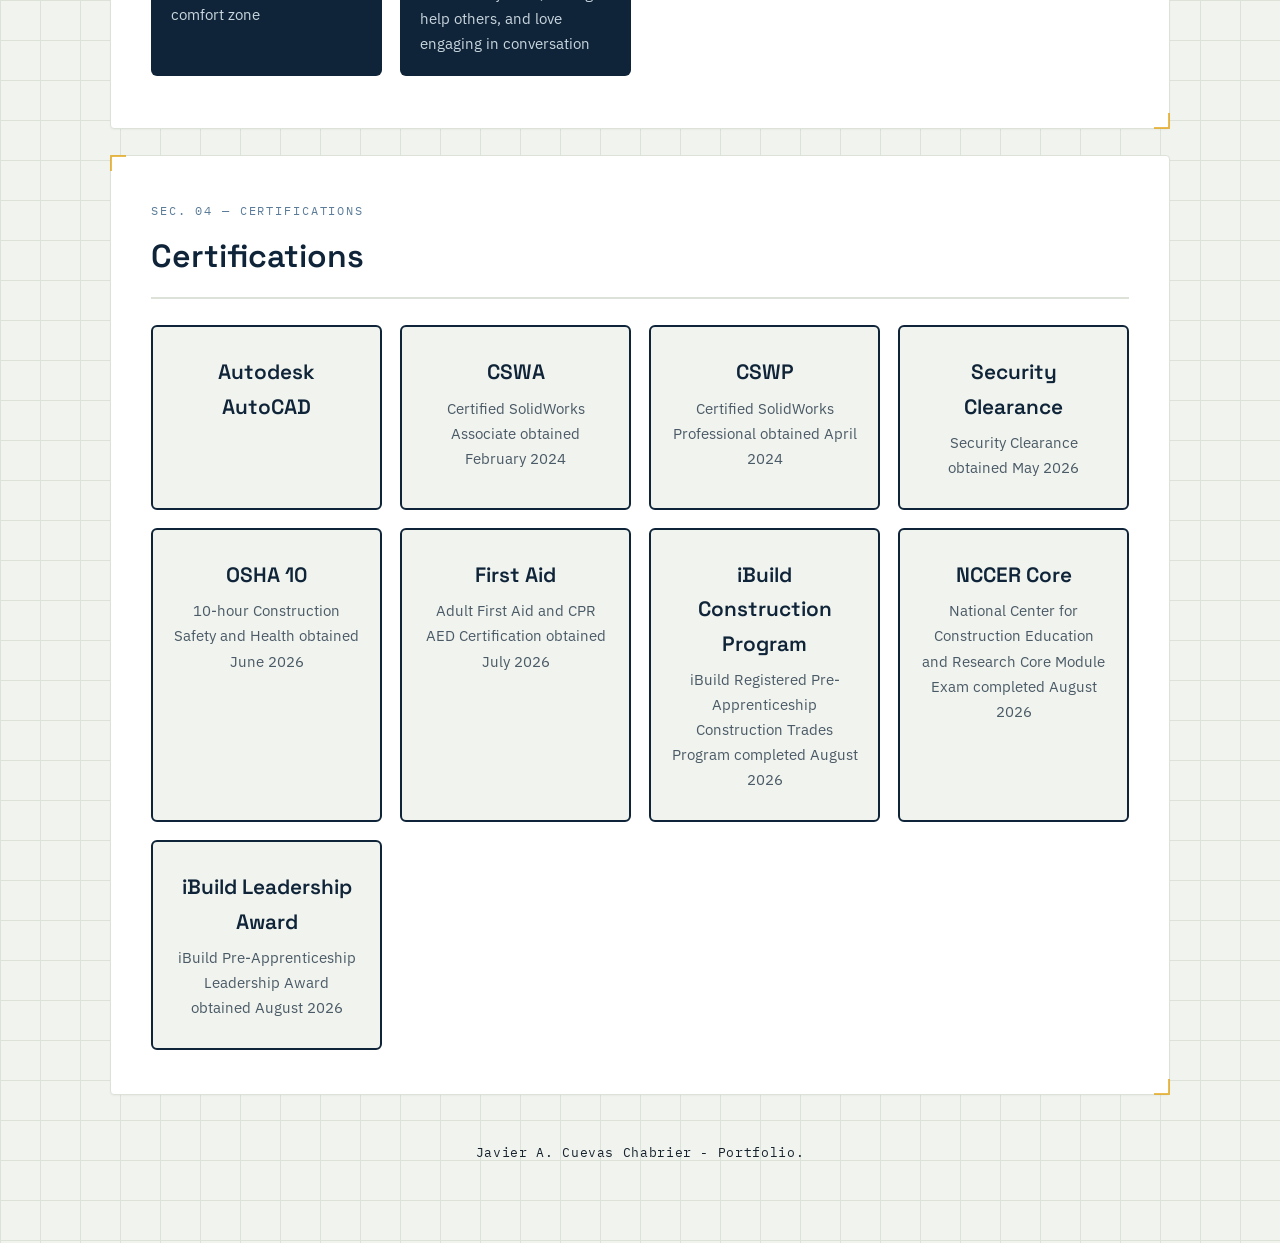
<file: skills.html>
<!DOCTYPE html>
<html lang="en">
<head>
    <meta charset="UTF-8">
    <meta name="viewport" content="width=device-width, initial-scale=1.0">
    <meta name="description" content="Technical, design, and interpersonal skills of Javier A. Cuevas Chabrier.">
    <title>Skills | Javier A. Cuevas Chabrier</title>
        <link rel="icon" type="image/svg+xml" href="reference_files/JACC.png">
    <link rel="stylesheet" href="css_files/style.css"/>
</head>
<body>
    <div class="container">
        <header>
            <span class="eyebrow-brand">Mechanical and Software Engineer</span>
            <h1>Javier A. Cuevas Chabrier</h1>
            <p class="subtitle">Mechanical Engineering and Computer Science student at the University of Central Florida</p>
        </header>
    
        <nav>
            <a href="home.html" class="section">Home</a>
            <a href="industry.html" class="section">Industry</a>
            <a href="research.html" class="section">Research</a>
            <a href="projects.html" class="section">Projects &amp; Clubs</a>
            <a href="skills.html" class="section active">Skills &amp; Certs</a>
        </nav>

        <section id="skills" class="section">
            <span class="eyebrow">Sec. 04 — Skills</span>
            <h2>Skills</h2>

            <h3>Programming & Software</h3>
            <div class="skills-grid">
                <div class="skill-card">
                    <h3>Programming</h3>
                    <p>Python | C | C++ | MATLAB | Java | HTML | JavaScript</p>
                </div>
                <div class="skill-card">
                    <h3>CAD</h3>
                    <p>SolidWorks | Fusion 360 | AutoCAD</p>
                </div>
                <div class="skill-card">
                    <h3>FEA/CFD Analysis</h3>
                    <p>Ansys CFD | Ansys FEA | SolidWorks FEA | RISA Structural Analysis</p>
                </div>
                <div class="skill-card">
                    <h3>Microsoft Office</h3>
                    <p>Excel | Word | PowerPoint | Teams</p>
                </div>
                <div class="skill-card">
                    <h3>Design and Manufacturing</h3>
                    <p>Beamline | Messer Nesting | Soldering | Power Tools | Wetlaying | Test Stand Design</p>
                </div>
                <div class="skill-card">
                    <h3>Testing Hardware/Skills</h3>
                    <p>Strain Gauges | Motor Static Fires | PID Temperature Controller | Coriolis | DAQ and Signal Conditioning | Estimation and Controls | Filtering</p>
                </div>
            </div>

            <h3>Languages</h3>
            <div class="skills-grid">
                <div class="skill-card">
                    <h3>Spanish</h3>
                    <p>Proficient (Native)</p>
                </div>
                <div class="skill-card">
                    <h3>English</h3>
                    <p>Proficient</p>
                </div>
                <div class="skill-card">
                    <h3>French</h3>
                    <p>Beginner</p>
                </div>
            </div>

            <h3>Interpersonal Skills</h3>
            <div class="skills-grid">
                <div class="skill-card">
                    <h3>Leadership</h3>
                    <p>Led multiple teams using communication and trust</p>
                </div>
                <div class="skill-card">
                    <h3>Teamwork</h3>
                    <p>Collaborated across various teams to achieve shared goals</p>
                </div>
                <div class="skill-card">
                    <h3>Understanding and Mediation</h3>
                    <p>Works to build consensus within groups</p>
                </div>
                <div class="skill-card">
                    <h3>Communication</h3>
                    <p>Ensure everyone is heard and valued</p>
                </div>
                <div class="skill-card">
                    <h3>Adaptability</h3>
                    <p>Always willing to learn more and step outside my comfort zone</p>
                </div>
                <div class="skill-card">
                    <h3>Community Engagement</h3>
                    <p>Proud of my roots, willing to help others, and love engaging in conversation</p>
                </div>
            </div>
        </section>

        <section id="certifications" class="section">
            <span class="eyebrow">Sec. 04 — Certifications</span>
            <h2>Certifications</h2>
            <div class="cert-grid">
                <div class="cert-card">
                    <h3>Autodesk AutoCAD</h3>
                </div>
                <div class="cert-card">
                    <h3>CSWA</h3>
                    <p>Certified SolidWorks Associate obtained February 2024</p>
                </div>
                <div class="cert-card">
                    <h3>CSWP</h3>
                    <p>Certified SolidWorks Professional obtained April 2024</p>
                </div>
                <div class="cert-card">
                    <h3>Security Clearance</h3>
                    <p>Security Clearance obtained May 2026</p>
                </div>
                <div class="cert-card">
                    <h3>OSHA 10</h3>
                    <p>10-hour Construction Safety and Health obtained June 2026</p>
                </div>
                <div class="cert-card">
                    <h3>First Aid</h3>
                    <p>Adult First Aid and CPR AED Certification obtained July 2026</p>
                </div>
                <div class="cert-card">
                    <h3>iBuild Construction Program</h3>
                    <p>iBuild Registered Pre-Apprenticeship Construction Trades Program completed August 2026</p>
                </div>
                <div class="cert-card">
                    <h3>NCCER Core</h3>
                    <p>National Center for Construction Education and Research Core Module Exam completed August 2026</p>
                </div>
                <div class="cert-card">
                    <h3>iBuild Leadership Award</h3>
                    <p>iBuild Pre-Apprenticeship Leadership Award obtained August 2026</p>
                </div>
            </div>
        </section>

        <footer>
            <p>Javier A. Cuevas Chabrier - Portfolio.</p>
        </footer>
    </div>
</body>
</html>
</file>
<file: css_files/style.css>
/* ==========================================================================
   Javier A. Cuevas Chabrier — Portfolio
   Design concept: "Technical Blueprint" — drafting-table aesthetic drawn
   from propulsion schematics, spec sheets, and CAD title blocks.
   ========================================================================== */

@import url('https://fonts.googleapis.com/css2?family=Space+Grotesk:wght@500;600;700&family=IBM+Plex+Sans:wght@400;500;600&family=IBM+Plex+Mono:wght@400;500;600&display=swap');

:root {
    /* -- Color tokens -- */
    --navy-deep:   #0F2438;   /* primary dark surface (header/nav/dark cards) */
    --navy-mid:    #17385A;   /* secondary dark, borders, hover */
    --paper:       #F1F3EE;   /* light section background, drafting paper */
    --paper-line:  #DDE2D8;   /* grid/hairline on paper */
    --ink:         #16232E;   /* body text on paper */
    --ink-soft:    #4A5A66;   /* secondary text */
    --steel:       #5B7C99;   /* muted accent / rule lines */
    --thrust:      #E3A008;   /* amber accent — "thrust" */
    --thrust-dark: #B97D06;

    /* -- Type -- */
    --font-display: 'Space Grotesk', sans-serif;
    --font-body: 'IBM Plex Sans', sans-serif;
    --font-mono: 'IBM Plex Mono', monospace;
}

* {
    margin: 0;
    padding: 0;
    box-sizing: border-box;
}

html {
    scroll-behavior: smooth;
}

body {
    font-family: var(--font-body);
    line-height: 1.65;
    color: var(--ink);
    background:
        linear-gradient(var(--paper-line) 1px, transparent 1px) 0 0 / 100% 40px,
        linear-gradient(90deg, var(--paper-line) 1px, transparent 1px) 0 0 / 40px 100%,
        var(--paper);
}

    body.landing-page {
        height: 100vh;
        min-height: 100vh;
        color: #ffffff;
        background:
            radial-gradient(circle at 50% 26%, rgba(227, 160, 8, 0.24), transparent 30%),
            linear-gradient(rgba(255,255,255,0.05) 1px, transparent 1px) 0 0 / 36px 36px,
            linear-gradient(90deg, rgba(255,255,255,0.05) 1px, transparent 1px) 0 0 / 36px 36px,
        var(--navy-deep);
        overflow: hidden;
        position: relative;
        isolation: isolate;
    }

    .landing-watermark {
        position: fixed;
        left: 50%;
        top: 62%;
        width: min(84vw, 740px);
        height: auto;
        transform: translate(-50%, -50%);
        image-rendering: pixelated;
        opacity: 0.16;
        pointer-events: none;
        z-index: 0;
    }

a {
    color: inherit;
}

::selection {
    background: var(--thrust);
    color: var(--navy-deep);
}

/* Visible keyboard focus everywhere */
a:focus-visible,
button:focus-visible {
    outline: 2px solid var(--thrust);
    outline-offset: 3px;
}

.container {
    max-width: 1100px;
    margin: 0 auto;
    padding: 24px 20px 60px;
}

.landing-shell {
    height: 100vh;
    min-height: 100vh;
    width: min(920px, calc(100% - 40px));
    margin: 0 auto;
    padding: 40px 0;
    display: flex;
    flex-direction: column;
    align-items: center;
    justify-content: center;
    text-align: center;
    gap: 16px;
    position: relative;
    z-index: 1;
}

.landing-logo-link {
    display: inline-flex;
    align-items: center;
    justify-content: center;
    width: min(320px, 72vw, 38vh);
    height: min(320px, 72vw, 38vh);
    flex: 0 0 auto;
    aspect-ratio: 1;
    border-radius: 50%;
    border: 6px solid var(--thrust);
    overflow: hidden;
    box-shadow: 0 24px 60px rgba(0, 0, 0, 0.28), inset 0 0 0 10px rgba(15, 36, 56, 0.08);
    transition: transform 0.2s ease, box-shadow 0.2s ease;
}

.landing-logo-link:hover {
    transform: translateY(-4px);
    box-shadow: 0 30px 72px rgba(0, 0, 0, 0.34), inset 0 0 0 10px rgba(15, 36, 56, 0.08);
}

.landing-portrait {
    width: 100%;
    height: 100%;
    display: block;
    object-fit: cover;
    object-position: center 50%;
}

.landing-shell h1 {
    font-size: clamp(2.2rem, 6vw, 4.2rem);
    color: #ffffff;
    margin: 12px 0 0;
    letter-spacing: 0;
}

@media (max-height: 760px) {
    .landing-shell {
        padding: 24px 0;
        gap: 12px;
    }

    .landing-logo-link {
        width: min(260px, 64vw, 32vh);
        height: min(260px, 64vw, 32vh);
    }

    .landing-shell h1 {
        font-size: clamp(2rem, 5vw, 3.7rem);
        margin-top: 6px;
    }
}

.landing-subtitle {
    font-family: var(--font-mono);
    color: #C9D6DF;
    font-size: clamp(0.95rem, 2.4vw, 1.2rem);
}

.landing-socials {
    display: flex;
    flex-wrap: wrap;
    justify-content: center;
    gap: 10px;
    margin-top: 8px;
}

.landing-socials a,
.landing-enter {
    font-family: var(--font-mono);
    font-size: 0.88rem;
    color: #ffffff;
    text-decoration: none;
    border: 1px solid rgba(227, 160, 8, 0.55);
    background: rgba(23, 56, 90, 0.72);
    padding: 10px 14px;
    border-radius: 4px;
    transition: background 0.2s ease, color 0.2s ease, transform 0.2s ease;
}

.landing-socials a:hover,
.landing-enter:hover {
    background: var(--thrust);
    color: var(--navy-deep);
    transform: translateY(-2px);
}

.landing-enter {
    margin-top: 10px;
    background: var(--thrust);
    color: var(--navy-deep);
    font-weight: 600;
    text-transform: uppercase;
    letter-spacing: 0.03em;
}

/* ---------------------------------------------------------------------- */
/* Header                                                                  */
/* ---------------------------------------------------------------------- */

header {
    background: var(--navy-deep);
    background-image:
        linear-gradient(rgba(255,255,255,0.05) 1px, transparent 1px),
        linear-gradient(90deg, rgba(255,255,255,0.05) 1px, transparent 1px);
    background-size: 32px 32px;
    padding: 56px 24px 44px;
    text-align: center;
    margin-bottom: 20px;
    border-radius: 4px;
    border-bottom: 3px solid var(--thrust);
    position: relative;
}

.eyebrow-brand {
    display: inline-block;
    font-family: var(--font-mono);
    font-size: 0.75em;
    letter-spacing: 0.2em;
    color: var(--thrust);
    text-transform: uppercase;
    margin-bottom: 14px;
}

h1 {
    font-family: var(--font-display);
    font-weight: 700;
    font-size: 2.6em;
    color: #ffffff;
    letter-spacing: -0.01em;
    margin-bottom: 10px;
}

.subtitle {
    font-family: var(--font-mono);
    font-size: 1em;
    color: #B9C7D3;
    letter-spacing: 0.02em;
}

/* ---------------------------------------------------------------------- */
/* Navigation — instrument-panel style                                    */
/* ---------------------------------------------------------------------- */

nav {
    background-color: var(--navy-deep);
    background-image:
        linear-gradient(rgba(255,255,255,0.05) 1px, transparent 1px),
        linear-gradient(90deg, rgba(255,255,255,0.05) 1px, transparent 1px);
    background-size: 32px 32px;
    padding: 6px;
    border-radius: 4px;
    margin-bottom: 28px;
    text-align: center;
    display: flex;
    flex-wrap: wrap;
    align-items: center;
    justify-content: center;
    gap: 4px;
}

nav a.section {
    font-family: var(--font-mono);
    font-size: 0.85em;
    letter-spacing: 0.03em;
    text-transform: uppercase;
    color: #C9D6DF;
    text-decoration: none;
    padding: 12px 16px;
    border-radius: 3px;
    transition: background 0.2s ease, color 0.2s ease;
    display: inline-block;
    margin: 0;
}

nav a.section:hover {
    background: rgba(227, 160, 8, 0.15);
    color: var(--thrust);
}

nav a.section.active {
    background: var(--thrust);
    color: var(--navy-deep);
    font-weight: 600;
}

/* ---------------------------------------------------------------------- */
/* Section shell                                                          */
/* ---------------------------------------------------------------------- */

.section {
    background: #ffffff;
    padding: 44px 40px;
    margin-bottom: 26px;
    border-radius: 4px;
    border: 1px solid var(--paper-line);
    box-shadow: 0 1px 2px rgba(15, 36, 56, 0.04);
    position: relative;
}

/* corner crop-marks — the signature detail, echoing drafting title blocks */
.section::before,
.section::after {
    content: "";
    position: absolute;
    width: 14px;
    height: 14px;
    border-color: var(--thrust);
    border-style: solid;
    opacity: 0.7;
}

.section::before {
    top: -1px;
    left: -1px;
    border-width: 2px 0 0 2px;
}

.section::after {
    bottom: -1px;
    right: -1px;
    border-width: 0 2px 2px 0;
}

.eyebrow {
    font-family: var(--font-mono);
    font-size: 0.78em;
    letter-spacing: 0.15em;
    text-transform: uppercase;
    color: var(--steel);
    margin-bottom: 10px;
    display: block;
}

h2 {
    font-family: var(--font-display);
    color: var(--navy-deep);
    font-size: 2em;
    font-weight: 600;
    margin-bottom: 26px;
    padding-bottom: 14px;
    border-bottom: 2px solid var(--paper-line);
}

h3 {
    font-family: var(--font-display);
    color: var(--navy-deep);
    font-weight: 600;
    font-size: 1.3em;
    margin-top: 22px;
    margin-bottom: 12px;
}

p {
    font-size: 1.05em;
    color: var(--ink);
}

ul {
    padding-left: 1.2em;
}

li {
    margin-bottom: 6px;
}

/* ---------------------------------------------------------------------- */
/* Homepage hero                                                          */
/* ---------------------------------------------------------------------- */

.hero {
    display: grid;
    grid-template-columns: 1.3fr 1fr;
    gap: 40px;
    align-items: center;
}

.hero-photo {
    width: 100%;
    aspect-ratio: 1 / 1;
    object-fit: cover;
    border-radius: 6px;
    border: 3px solid var(--navy-deep);
}

.hero-intro p {
    margin-bottom: 18px;
}

.highlight-strip {
    display: flex;
    flex-wrap: wrap;
    gap: 12px;
    margin-top: 22px;
}

.highlight-tag {
    font-family: var(--font-mono);
    font-size: 0.8em;
    letter-spacing: 0.03em;
    background: var(--navy-deep);
    color: var(--thrust);
    padding: 8px 14px;
    border-radius: 3px;
    text-transform: uppercase;
}

@media (max-width: 768px) {
    .hero {
        grid-template-columns: 1fr;
    }
    .hero-photo {
        max-width: 260px;
        margin: 0 auto;
    }
}

/* ---------------------------------------------------------------------- */
/* About grid                                                             */
/* ---------------------------------------------------------------------- */

.about-grid {
    display: grid;
    grid-template-columns: 1fr 1fr;
    gap: 24px;
    margin-top: 20px;
}

.about-card {
    background: var(--navy-deep);
    padding: 26px;
    border-radius: 6px;
    color: #ffffff;
    border-left: 3px solid var(--thrust);
}

.about-card h3 {
    color: #ffffff;
    margin-top: 0;
}

.about-card ul {
    list-style: none;
    padding-left: 0;
}

.about-card li {
    padding: 7px 0;
    padding-left: 22px;
    position: relative;
    color: #D7DEE3;
}

.about-card li::before {
    content: "▹";
    position: absolute;
    left: 0;
    color: var(--thrust);
    font-weight: bold;
}

/* ---------------------------------------------------------------------- */
/* Experience / research / project entries                                */
/* ---------------------------------------------------------------------- */

.experience-item {
    background: var(--paper);
    padding: 24px 26px;
    margin-bottom: 20px;
    border-radius: 4px;
    border-left: 4px solid var(--navy-deep);
    display: flex;
    flex-direction: column;
    transition: border-color 0.2s ease, transform 0.2s ease;
}

.experience-item:hover {
    border-color: var(--thrust);
    transform: translateX(6px);
}

.experience-item[data-experience],
.experience-item[data-research],
.experience-item[data-project] {
    cursor: pointer;
}

.experience-item[data-profile-enabled="false"] {
    cursor: default;
}

.experience-item h3 {
    margin-top: 0;
    order: 1;
}

.experience-summary {
    order: 3;
    margin-top: 16px;
    color: var(--ink-soft);
}

.experience-actions {
    order: 5;
    margin-top: 18px;
}

.detail-link,
.back-link {
    border: 0;
    cursor: pointer;
    display: inline-flex;
    align-items: center;
    justify-content: center;
    background: var(--navy-deep);
    color: #ffffff;
    padding: 10px 16px;
    border-radius: 4px;
    text-decoration: none;
    font-family: var(--font-mono);
    font-size: 0.82em;
    font-weight: 600;
    letter-spacing: 0.03em;
    text-transform: uppercase;
    transition: transform 0.2s ease, background 0.2s ease;
}

.detail-link:hover,
.back-link:hover {
    background: var(--thrust-dark);
    transform: translateY(-2px);
}

.experience-list-hidden .experience-item {
    display: none;
}

.item-caption {
    order: 4;
    font-size: 0.92em;
    color: var(--ink-soft);
    font-style: italic;
    margin-top: 10px;
}

/* Media gallery — replaces the old full-bleed circular image bug */
.media-gallery {
    order: 2;
    display: flex;
    flex-wrap: wrap;
    gap: 14px;
    margin-top: 18px;
}

.media-gallery img,
.media-gallery video {
    flex: 1 1 260px;
    max-width: 100%;
    height: 260px;
    border-radius: 6px;
    border: 1px solid var(--paper-line);
}

.media-gallery img {
    object-fit: contain;
    background: var(--paper);
}

.media-gallery video {
    object-fit: cover;
}

/* ---------------------------------------------------------------------- */
/* Experience and research detail views                                   */
/* ---------------------------------------------------------------------- */

.experience-detail-hero {
    display: grid;
    grid-template-columns: minmax(0, 1.1fr) minmax(280px, 0.9fr);
    gap: 28px;
    align-items: center;
    margin-bottom: 28px;
}

.experience-detail-hero h2 {
    margin-bottom: 16px;
}

.detail-hero-full {
    display: block;
}

.detail-hero-full .detail-lede {
    max-width: none;
}

.detail-hero-full .detail-logo {
    width: min(100%, 420px);
    max-height: 190px;
}

.detail-lede {
    color: var(--ink-soft);
    font-size: 1.08em;
    max-width: 680px;
}

.detail-logo-wrap {
    margin: -4px 0 18px;
}

.detail-logo {
    display: block;
    width: min(100%, 300px);
    max-height: 150px;
    object-fit: contain;
    background: #ffffff;
    border: 1px solid var(--paper-line);
    border-radius: 6px;
    padding: 10px;
}

.detail-hero-media {
    background: var(--paper);
    border: 1px solid var(--paper-line);
    border-radius: 6px;
    padding: 14px;
}

.detail-hero-media img,
.detail-hero-media video {
    width: 100%;
    height: 280px;
    object-fit: contain;
    display: block;
    background: #ffffff;
    border-radius: 4px;
}

.detail-summary-grid,
.detail-section-grid {
    display: grid;
    grid-template-columns: 1fr;
    gap: 16px;
    margin: 22px 0;
}

.detail-fact,
.detail-panel,
.visual-slot {
    background: var(--paper);
    border: 1px solid var(--paper-line);
    border-radius: 6px;
    padding: 18px;
}

.detail-fact strong,
.detail-panel h3,
.visual-slot strong {
    display: block;
    margin-bottom: 8px;
    font-family: var(--font-mono);
    font-size: 0.78em;
    color: var(--steel);
    letter-spacing: 0.08em;
    text-transform: uppercase;
}

.detail-bullet-list {
    padding-left: 1.1em;
}

.detail-bullet-list li {
    margin-bottom: 8px;
}

.detail-bullet-list li:last-child {
    margin-bottom: 0;
}

.detail-panel h3 {
    margin-top: 0;
    font-family: var(--font-display);
    font-size: 1.15em;
    letter-spacing: 0;
    color: var(--navy-deep);
    text-transform: none;
}

.visual-board {
    display: grid;
    grid-template-columns: repeat(auto-fit, minmax(240px, 1fr));
    gap: 16px;
    margin-top: 18px;
}

.visual-slot img,
.visual-slot video {
    width: 100%;
    height: 220px;
    object-fit: contain;
    display: block;
    margin-bottom: 12px;
    background: #ffffff;
    border: 1px solid var(--paper-line);
    border-radius: 4px;
}

.visual-placeholder {
    min-height: 220px;
    display: grid;
    place-items: center;
    margin-bottom: 12px;
    border: 1px dashed var(--steel);
    border-radius: 4px;
    background:
        linear-gradient(var(--paper-line) 1px, transparent 1px) 0 0 / 28px 28px,
        linear-gradient(90deg, var(--paper-line) 1px, transparent 1px) 0 0 / 28px 28px,
        #ffffff;
    color: var(--steel);
    font-family: var(--font-mono);
    font-size: 0.85em;
    text-align: center;
    padding: 18px;
}

.detail-timeline {
    list-style: none;
    padding-left: 0;
    margin-top: 16px;
}

.detail-timeline li {
    border-left: 3px solid var(--navy-deep);
    padding: 0 0 18px 18px;
    margin-bottom: 0;
}

.detail-timeline li:last-child {
    padding-bottom: 0;
}

.detail-footer-action {
    margin-top: 28px;
}

.experience-detail-view[hidden] {
    display: none;
}

.experience-detail-view {
    animation: detailFadeIn 0.22s ease-out;
}

@keyframes detailFadeIn {
    from {
        opacity: 0;
        transform: translateY(8px);
    }
    to {
        opacity: 1;
        transform: translateY(0);
    }
}

/* ---------------------------------------------------------------------- */
/* Skills                                                                 */
/* ---------------------------------------------------------------------- */

.skills-grid {
    display: grid;
    grid-template-columns: repeat(auto-fit, minmax(230px, 1fr));
    gap: 18px;
    margin-top: 20px;
    margin-bottom: 8px;
}

.skill-card {
    background: var(--navy-deep);
    padding: 20px;
    border-radius: 6px;
    color: #ffffff;
    border-top: 3px solid var(--thrust);
}

.skill-card h3 {
    color: #ffffff;
    margin-top: 0;
    font-size: 1.1em;
    font-family: var(--font-mono);
    text-transform: uppercase;
    letter-spacing: 0.04em;
}

.skill-card p {
    color: #C9D6DF;
    font-size: 0.95em;
}

/* ---------------------------------------------------------------------- */
/* Certifications                                                         */
/* ---------------------------------------------------------------------- */

.cert-grid {
    display: grid;
    grid-template-columns: repeat(auto-fit, minmax(210px, 1fr));
    gap: 18px;
    margin-top: 20px;
}

.cert-card {
    background: var(--paper);
    padding: 28px 20px;
    border-radius: 6px;
    text-align: center;
    border: 2px solid var(--navy-deep);
}

.cert-card h3 {
    color: var(--navy-deep);
    margin: 0;
}

.cert-card p {
    font-size: 0.95em;
    color: var(--ink-soft);
    margin-top: 6px;
}

/* ---------------------------------------------------------------------- */
/* Contact & downloads                                                    */
/* ---------------------------------------------------------------------- */

.outreach-info {
    display: flex;
    justify-content: center;
    gap: 20px;
    flex-wrap: wrap;
    margin-top: 20px;
}

.outreach {
    background: var(--navy-deep);
    color: #ffffff;
    padding: 14px 26px;
    border-radius: 4px;
    text-decoration: none;
    transition: transform 0.2s ease, background 0.2s ease;
    font-weight: 600;
    font-family: var(--font-mono);
    font-size: 0.9em;
}

.outreach:hover {
    background: var(--thrust-dark);
    transform: translateY(-3px);
}

.download {
    display: flex;
    justify-content: center;
    gap: 16px;
    flex-wrap: wrap;
    margin-top: 20px;
}

.download-item {
    background: var(--navy-deep);
    color: #ffffff;
    padding: 13px 24px;
    border-radius: 4px;
    text-decoration: none;
    transition: all 0.2s ease;
    font-weight: 600;
    font-family: var(--font-mono);
    font-size: 0.9em;
    border: 2px solid var(--navy-deep);
}

.download-item:hover {
    background: var(--thrust-dark);
    transform: translateY(-3px);
}

footer {
    background: transparent;
    padding: 20px;
    text-align: center;
    margin-top: 10px;
    font-family: var(--font-mono);
    font-size: 0.8em;
    color: var(--ink-soft);
    letter-spacing: 0.05em;
}

/* ---------------------------------------------------------------------- */
/* Responsive                                                             */
/* ---------------------------------------------------------------------- */

@media (max-width: 768px) {
    h1 {
        font-size: 1.9em;
    }

    h2 {
        font-size: 1.5em;
    }

    .container {
        padding: 20px 16px 48px;
    }

    header {
        padding: 40px 18px 32px;
    }

    .subtitle {
        font-size: 0.95em;
    }

    .about-grid {
        grid-template-columns: 1fr;
    }

    nav {
        flex-direction: column;
    }

    nav a.section {
        display: block;
        width: 100%;
    }

    .section {
        padding: 28px 22px;
    }

    .highlight-strip {
        gap: 8px;
    }

    .highlight-tag {
        width: 100%;
        text-align: center;
    }

    .contact-info,
    .download {
        flex-direction: column;
        align-items: stretch;
    }

    .contact,
    .download-item,
    .detail-link,
    .back-link {
        text-align: center;
        overflow-wrap: anywhere;
    }

    .skills-grid,
    .cert-grid {
        grid-template-columns: 1fr;
    }

    .media-gallery img,
    .media-gallery video {
        flex: 1 1 100%;
        height: 220px;
    }

    .experience-detail-hero {
        grid-template-columns: 1fr;
    }

    .detail-hero-media img,
    .detail-hero-media video {
        height: 220px;
    }

    .visual-slot img,
    .visual-slot video,
    .visual-placeholder {
        height: auto;
        min-height: 200px;
    }
}

/* Respect reduced-motion preference */
@media (prefers-reduced-motion: reduce) {
    html {
        scroll-behavior: auto;
    }
    .experience-item,
    .contact,
    .download-item,
    .experience-detail-view {
        transition: none;
        animation: none;
    }
}
</file>
